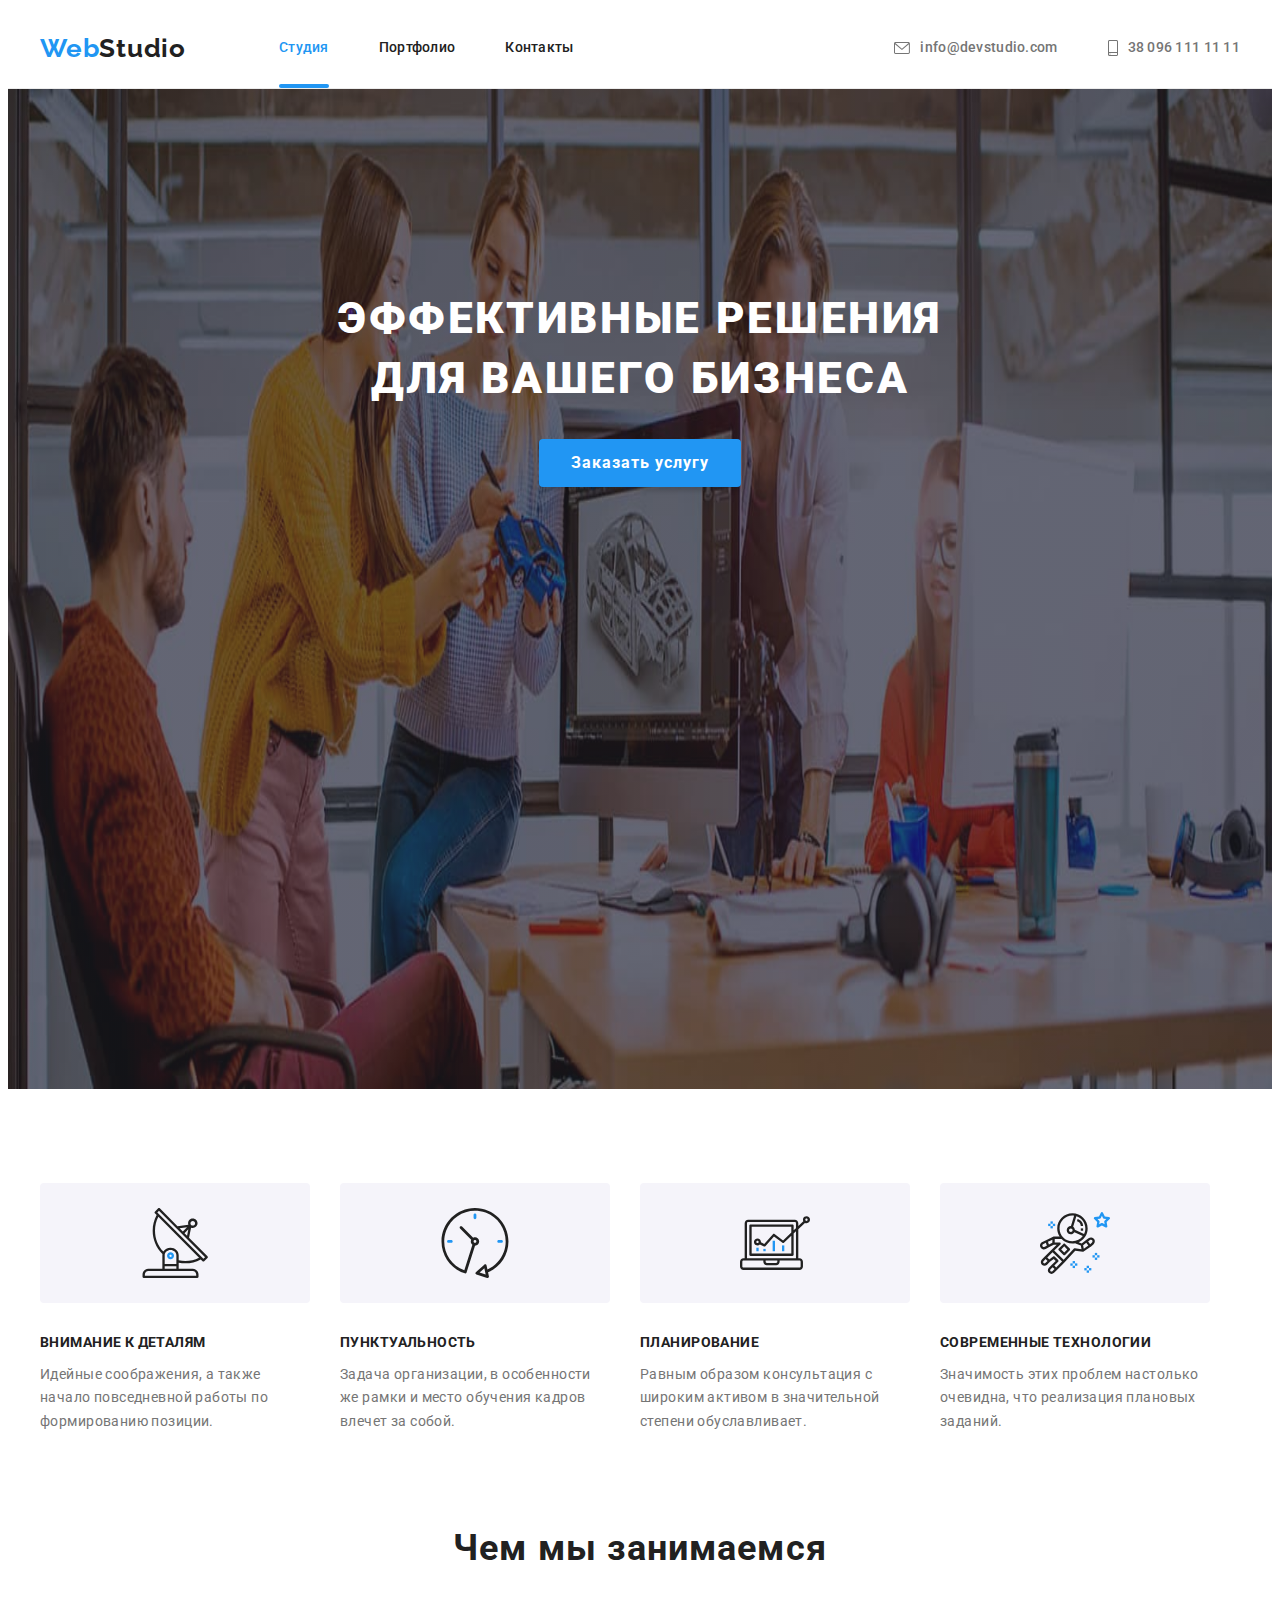
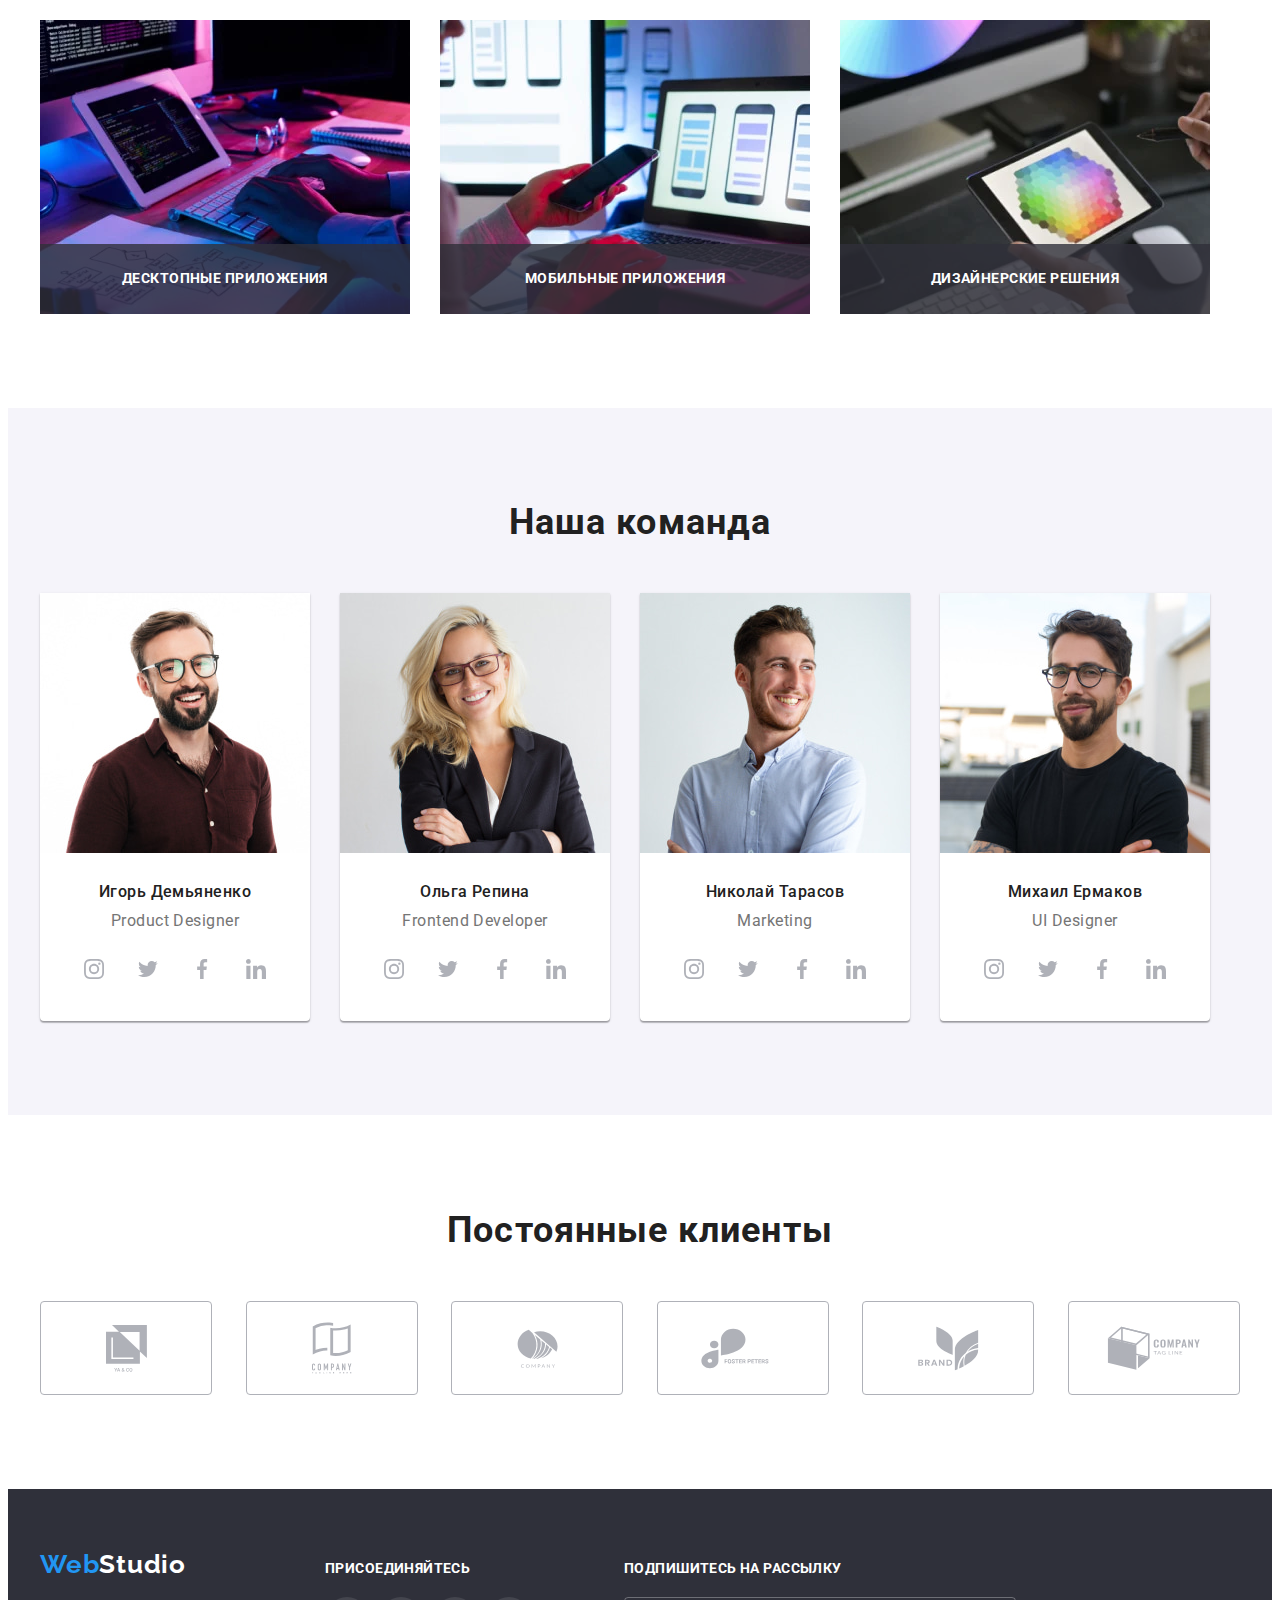
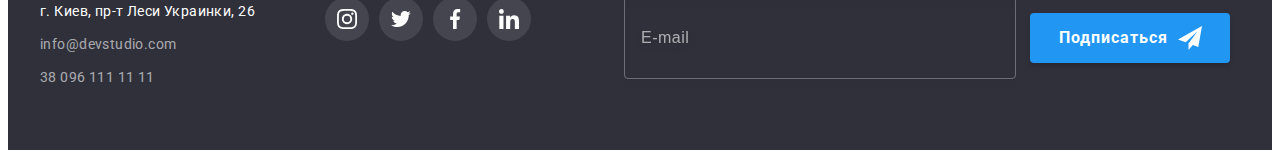
<file: index.html>
<!DOCTYPE html>
<html lang="ru">
  <head>
    <meta charset="UTF-8" />
    <meta http-equiv="X-UA-Compatible" content="IE=edge" />
    <meta name="viewport" content="width=device-width, initial-scale=1.0" />
    <title>Document</title>
    <link rel="preconnect" href="https://fonts.googleapis.com" />
    <link rel="preconnect" href="https://fonts.gstatic.com" crossorigin />
    <link
      href="https://fonts.googleapis.com/css2?family=Neonderthaw&family=Raleway:wght@700&display=swap"
      rel="stylesheet"
    />
    <link rel="preconnect" href="https://fonts.googleapis.com" />
    <link rel="preconnect" href="https://fonts.gstatic.com" crossorigin />
    <link
      href="https://fonts.googleapis.com/css2?family=Roboto:wght@400;500;700;900&display=swap"
      rel="stylesheet"
    /> 
    <link rel="stylesheet" href="https://cdnjs.cloudflare.com/ajax/libs/modern-normalize/1.1.0/modern-normalize.min.css" integrity="sha512-wpPYUAdjBVSE4KJnH1VR1HeZfpl1ub8YT/NKx4PuQ5NmX2tKuGu6U/JRp5y+Y8XG2tV+wKQpNHVUX03MfMFn9Q==" crossorigin="anonymous" referrerpolicy="no-referrer" />
    <link rel="stylesheet" href="./css/main.min.css" />
  </head>
  <body>

   <!-- <div class="zakaz " data-modal>
     <button class="close" type="button" data-modal-close ><span class="push">x</span></button>
   </div> -->

    <!--  Делаю шапку    -->
    <header  class="header">
      
         <div class="header__mob-menu" id="header__mob-menu" data-menu  >
           <nav>
           <ul class="menu-list">
             <li class="menu-list__mob">
               <a class="menu-list__link current" href="">
                 Студия
                 </a>
               </li>
             <li class="menu-list__mob">
               <a class="menu-list__link" href="./portfolio.html">
                 Портфолио
               </a>
               </li>
             <li class="menu-list__mob">
               <a class="menu-list__link" href="">
                 Контакты
                </a>
               </li>
           </ul>
           </nav> 
           <address>
             <ul class="adress-menu">
               <li class="adress-menu__list"><a class="adress-menu__link link--tel" href="tel:+380961111111">
                38 096 111 11 11
               </a>
              </li>
               <li class="adress-menu__list"><a class="adress-menu__link" href="mailto:info@devstudio.com">
                 info@devstudio.com
               </a>
              </li>
             </ul>
              </address>
              <ul class="sub-menu">
                <li class="sub-menu__list">
                  <a href="" class="sub-menu__link">
                    Instagram
                  </a></li>
                <li class="sub-menu__list">
                  <a href="" class="sub-menu__link">
                   Twitter
                  </a></li>
                <li class="sub-menu__list">
                  <a href="" class="sub-menu__link">
                    Facebook
                  </a></li>
                <li class="sub-menu__list">
                  <a href="" class="sub-menu__link">
                   LinkendIn
                  </a></li>
              </ul>
         </div>      
      
      <div class="container-h header__nav-main">
      <a class="header__logo" href=""><span>Web</span>Studio</a>
      <button class="header__button" data-menu-button
      aria-expanded="false"
      aria-controls="header__mob-menu">
        <svg width="40" height="40">
          <use class="header__icomenu " href="./images/sprite.svg#icon-menu-h" >            
          </use>
          <use class="header__ico-cross " href="./images/sprite.svg#icon-close-h" >            
          </use>
        </svg>        
      </button>
     
      <nav>
        <ul class="header__pf-list">
          <li class="header__list"><a class="header__link header--current" href="">Студия</a></li>
          <li class="header__list">
            <a class="header__link" href="./portfolio.html">Портфолио</a>
          </li>
          <li class="header__list"><a class="header__link" href="">Контакты</a></li>
        </ul>
      </nav>
     <div class="header__nav-flex">
      <a class="header__kontakt" href="mailto:info@devstudio.com"><svg class="header__kontakt-icon" width="16" height="12">
        <use href="./images/sprite.svg#icon-envelope"></use>        
      </svg>info@devstudio.com</a>
      <a class="header__kontakt" href="tel:+380961111111"><svg class="header__kontakt-icon" width="10" height="16">
        <use href="./images/sprite.svg#icon-smartphone"></use>        
      </svg>38 096 111 11 11</a>
      </div>
      </div>
    </header>
    <!-- Создаю блок для будуещего фона   -->
    <main>
        
        <section class="hero">
          <!--  Разметка героя-->
          <div class="container">
          <h1 class="hero__title">
            Эффективные решения<br />
            для вашего бизнеса
          </h1>
          <button class="button-hero" type="button" data-modal-open>Заказать услугу</button>
          </div>
        </section>
         
      <!-- создаю секцию об особенностях компании-->
      
      <section class="featurs">
       <div class="container">
        <ul class="featurs__list">
          <li class="featurs__item">
            <div class="featurs__thumb"><svg width="70" height="70"><use href="./images/sprite.svg#icon-Group"></use></svg></div>
            <h3 class="featurs__title">Внимание к деталям</h2>
            <p class="featurs__disc">
              Идейные соображения, а также начало повседневной работы по
              формированию позиции.
            </p>
          </li>
          <li class="featurs__item">  
            <div class="featurs__thumb"><svg width="70" height="70"><use href="./images/sprite.svg#icon-clock"></use></svg></div>       
                <h3 class="featurs__title">Пунктуальность</h2>
            <p class="featurs__disc">
              Задача организации, в особенности же рамки и место обучения кадров
              влечет за собой.
            </p>
          </li>
          <li class="featurs__item">  
            <div class="featurs__thumb"><svg width="70" height="70"><use href="./images/sprite.svg#icon-diagram"></use></svg></div>     
                  <h3 class="featurs__title">Планирование</h2>
            <p class="featurs__disc">
              Равным образом консультация с широким активом в значительной
              степени обуславливает.
            </p>
          </li>
          <li class="featurs__item">  
            <div class="featurs__thumb"><svg width="70" height="70"><use href="./images/sprite.svg#icon-astronaut"></use></svg></div>        
               <h3 class="featurs__title">Современные технологии</h2>
            <p class="featurs__disc">
              Значимость этих проблем настолько очевидна, что реализация
              плановых заданий.
            </p>
          </li>
        </ul>
        </div>
      </section>
      <!--Создаю секцию чем мы занимаемся -->
      <section class="makes">
      <div class="container">
        <h2 class="makes__title title-section">Чем мы занимаемся</h2>
        <ul class="makes__list-img">
          <li class="makes__item-img">
            <div class="makes__desc-doit">
              <picture>
                <source srcset="./images/imgon1x.webp 1x, ./images/imgone2x.webp 2x" type="image/webp" />
                <source srcset="./images/imgone1x.jpg 1x, ./images/imgone2x.jpg 2x" type="image/jpeg" />
            <img
              src="./images/not1.jpg"
              alt="Человек работает за компютером"
              width="370"
              height="294"
            /> </picture>
             <span class="makes__doit-info">Десктопные приложения</span>
             </div>
          </li>
          <li class="makes__item-img">
           <div class="makes__desc-doit">
             <picture>
                <source srcset="./images/imgtwo1x.webp 1x, ./images/imgtwo2x.webp 2x" type="image/webp" />
                <source srcset="./images/imgtwo1x.jpg 1x, ./images/imgtwo2x.jpg 2x" type="image/jpeg" />
              <img
              src="./images/not2.jpg"
              alt="Держит смартфон в руке"
              width="370"
              height="294"
            /></picture>
             <span class="makes__doit-info">Мобильные приложения</span>
             </div>
          </li>
          <li class="makes__item-img">
           <div class="makes__desc-doit">
             <picture>
                <source srcset="./images/imgthree1x.webp 1x, ./images/imgthree2x.webp 2x" type="image/webp" />
                <source srcset="./images/imgthree1x.jpg 1x, ./images/imgthree2x.jpg 2x" type="image/jpeg" />
            <img
              src="./images/not3.jpg"
              alt="Человек смотрит планшет"
              width="370"
              height="294"
            /> </picture>
            <span class="makes__doit-info">Дизайнерские решения</span>
             </div>
          </li>
        </ul>
        </div>  
      </section>
      <!-- Начинаю делать секцию "Наша команда"-->
      <section class="our-team">
        <div class="container">
        <h2 class="our-team__title title-section">Наша команда</h2>
        <ul class="our-team__list-img">
          <li class="our-team__li">
            <picture>
              <source media="(max-width: 767px)" srcset="./images/product-mob.jpg 1x, ./images/product2x.jpg 2x" >
              <source media="(min-width: 768px)and (max-width: 1199px)" srcset="./images/imgp1x.jpg 1x, ./images/imgp2x.jpg 2x">
              <source media="(min-width: 1200px)" srcset="./images/imgdp1x.jpg 1x, ./images/imgdp2x.jpg 2x" >
            <img
              
              
              src="./images/product.jpg"
              alt="Продукт дизайнер"
              width="" height=""
            /> </picture>
            <div class="our-team__disc">
            <h3 class="our-team__title-team">Игорь Демьяненко</h3>
            <p class="our-team__disc-team">Product Designer</p>
             <ul class="our-team__list-icon">
               <li class="our-team__link"><a class="our-team__link-icon" href=""><svg class="link-svg-team" width="20" height="20"><use href="./images/sprite.svg#icon-instagram-section"></use></svg></a></li>
       <li class="our-team__link"><a class="our-team__link-icon" href=""><svg class="link-svg-team" width="20" height="20"><use href="./images/sprite.svg#icon-group-section"></use></svg></a></li>
       <li class="our-team__link"><a class="our-team__link-icon" href=""><svg class="link-svg-team" width="20" height="20"><use href="./images/sprite.svg#icon-facebook-section"></use></svg></a></li>
       <li class="our-team__link"><a class="our-team__link-icon" href=""><svg class="link-svg-team" width="20" height="20"><use href="./images/sprite.svg#icon-linkedin-section"></use></svg></a></li></ul>
          </div>
          </li>
          <li class="our-team__li">
            <picture>
              <source media="(max-width: 767px)" srcset="./images/front1x.jpg 1x, ./images/front2x.jpg 2x" >
              <source media="(min-width: 768px)and (max-width: 1199px)" srcset="./images/imgf1x.jpg 1x, ./images/imgf2x.jpg 2x">
              <source media="(min-width: 1200px)" srcset="./images/imgdf1x.jpg 1x, ./images/imgdf2x.jpg 2x" >
            <img
              srcset="./images/front1x.jpg 1x, ./images/front2x.jpg 2x"
              src="./images/front.jpg"
              alt="Фронтенд разработчик"
              width="" height=""
            /></picture>
            <div class="our-team__disc">
            <h3 class="our-team__title-team">Ольга Репина</h3>
            <p class="our-team__disc-team">Frontend Developer</p>
            <ul class="our-team__list-icon">
               <li class="our-team__link"><a class="our-team__link-icon" href=""><svg class="link-svg-team" width="20" height="20"><use href="./images/sprite.svg#icon-instagram-section"></use></svg></a></li>
       <li class="our-team__link"><a class="our-team__link-icon" href=""><svg class="link-svg-team" width="20" height="20"><use href="./images/sprite.svg#icon-group-section"></use></svg></a></li>
       <li class="our-team__link"><a class="our-team__link-icon" href=""><svg class="link-svg-team" width="20" height="20"><use href="./images/sprite.svg#icon-facebook-section"></use></svg></a></li>
       <li class="our-team__link"><a class="our-team__link-icon" href=""><svg class="link-svg-team" width="20" height="20"><use href="./images/sprite.svg#icon-linkedin-section"></use></svg></a></li></ul>
          </div>
          </li>
          <li class="our-team__li">
            <picture>
              <source media="(max-width: 767px)" srcset="./images/marketing1x.jpg 1x, ./images/marketing2x.jpg 2x" >
              <source media="(min-width: 768px)and (max-width: 1199px)" srcset="./images/imgm1x.jpg 1x, ./images/imgm2x.jpg 2x">
              <source media="(min-width: 1200px)" srcset="./images/imgdm1x.jpg 1x, ./images/imgdm2x.jpg 2x" >
            <img 
            
            src="./images/marketing.jpg" 
            alt="Маркетолог" 
            width="" height="" /> </picture>
            <div class="our-team__disc"><h3 class="our-team__title-team">Николай Тарасов</h3>
            <p class="our-team__disc-team">Marketing</p>
          <ul class="our-team__list-icon">
               <li class="our-team__link"><a class="our-team__link-icon" href=""><svg class="link-svg-team" width="20" height="20"><use href="./images/sprite.svg#icon-instagram-section"></use></svg></a></li>
       <li class="our-team__link"><a class="our-team__link-icon" href=""><svg class="link-svg-team" width="20" height="20"><use href="./images/sprite.svg#icon-group-section"></use></svg></a></li>
       <li class="our-team__link"><a class="our-team__link-icon" href=""><svg class="link-svg-team" width="20" height="20"><use href="./images/sprite.svg#icon-facebook-section"></use></svg></a></li>
       <li class="our-team__link"><a class="our-team__link-icon" href=""><svg class="link-svg-team" width="20" height="20"><use href="./images/sprite.svg#icon-linkedin-section"></use></svg></a></li></ul>
          </div>
          </li>
          <li class="our-team__li">
            <picture>
              <source media="(max-width: 767px)" srcset="./images/ui1x.jpg 1x, ./images/ui2x.jpg 2x" >
              <source media="(min-width: 768px)and (max-width: 1199px)" srcset="./images/imgu1x.jpg 1x, ./images/imgu2x.jpg 2x">
              <source media="(min-width: 1200px)" srcset="./images/imgdu1x.jpg 1x, ./images/imgdu2x.jpg 2x" >
            <img 
            
            src="./images/ui.jpg" 
            alt="Дизайнер" 
            width="" height="" />
            <div class="our-team__disc"><h3 class="our-team__title-team">Михаил Ермаков</h3>
            <p class="our-team__disc-team">UI Designer</p>
           <ul class="our-team__list-icon">
               <li class="our-team__link"><a class="our-team__link-icon" href=""><svg class="link-svg-team" width="20" height="20"><use href="./images/sprite.svg#icon-instagram-section"></use></svg></a></li>
       <li class="our-team__link"><a class="our-team__link-icon" href=""><svg class="link-svg-team" width="20" height="20"><use href="./images/sprite.svg#icon-group-section"></use></svg></a></li>
       <li class="our-team__link"><a class="our-team__link-icon" href=""><svg class="link-svg-team" width="20" height="20"><use href="./images/sprite.svg#icon-facebook-section"></use></svg></a></li>
       <li class="our-team__link"><a class="our-team__link-icon" href=""><svg class="link-svg-team" width="20" height="20"><use href="./images/sprite.svg#icon-linkedin-section"></use></svg></a></li></ul>
          </div>
          </li>
        </ul>
        
        </div>
      </section>
      <section class="client-often">
         <div class="container"> <h3 class="client-often__title">Постоянные клиенты</h3>
          <ul class="client-often__list">
            <li class="client-often__icon"><a href=""><svg class="client-svg" width="41px" height=" 47px" >
        <use class="one" href="./images/sprite.svg#icon-group-one"></use></svg></a></li>
            <li class="client-often__icon"><a href=""><svg class="client-svg" width="40" height="52">
        <use href="./images/sprite.svg#icon-group-two"></use></svg></a></li>
            <li class="client-often__icon">
                               <a href=""><svg class="client-svg" width="41" height="43">
        <use href="./images/sprite.svg#icon-group-three"></use></svg></a></li>
            <li class="client-often__icon"><a href=""><svg class="client-svg" width="84" height="41">
        <use href="./images/sprite.svg#icon-group-four"></use></svg></a></li>
            <li class="client-often__icon"><a href=""><svg class="client-svg" width="63" height="45">
        <use href="./images/sprite.svg#icon-group-five"></use></svg></a></li>
            <li class="client-often__icon"><a href=""><svg class="client-svg" width="94" height="44">
        <use href="./images/sprite.svg#icon-group-six"></use></svg></a></li>
          </ul>
          </div>
        </section>
    </main>
    
    <!-- Начинаю делать подвал-->
    <footer class="footer">
      <div class="container">
        <div class="footer__right-flex">
        <div class="footer__otstup">
          <a class="footer__logo" href=""><span>Web</span>Studio</a>
       <address class="footer__address">г. Киев, пр-т Леси Украинки, 26</address>
      <address class="footer__address-kontakt">
        <a class="footer__info" href="mailto:info@devstudio.com">info@devstudio.com</a><br />
        <a class="footer__info" href="tel:+380961111111">38 096 111 11 11</a>
      </address>
      </div>
      <div class="footer__flex">
       <p class="footer__push-net">Присоединяйтесь</p>
       <ul class="footer__list">
         <li class="footer__link"><a class="footer__link-icon" href=""><svg class="footer__link-svg" width="20" height="20"><use href="./images/sprite.svg#icon-instagram-footer"></use></svg></a></li>
       <li class="footer__link"><a class="footer__link-icon" href=""><svg class="footer__link-svg" width="20" height="20"><use href="./images/sprite.svg#icon-group-footer"></use></svg></a></li>
       <li class="footer__link"><a class="footer__link-icon" href=""><svg class="footer__link-svg" width="20" height="20"><use href="./images/sprite.svg#icon-facebook-footer"></use></svg></a></li>
       <li class="footer__link"><a class="footer__link-icon" href=""><svg class="footer__link-svg" width="20" height="20"><use href="./images/sprite.svg#icon-linkedin-footer"></use></svg></a></li></ul>
      </div>
       <!-- начинаю делать форму на подписку -->
        <form class="footer__subscribe" action="" >
          <label class="footer__sign-up" for="email" name="user email">Подпишитесь на рассылку</label>
         <div> <input class="footer__put-sign" id="email" type="email" placeholder="E-mail">
          <button class="footer__sign-up-button" type="submit">Подписаться<svg class="footer__send-svg" width="24" height="24">
            <use href="./images/sprite.svg#icon-send"></use></svg></button></div>
        </form>

      </div>
        </div>
        <!-- начинаю делать форму на подписку -->
       </footer>
     
    <div class="backdrop is-hidden" data-modal>
      
      <div class="backdrop__zakaz" >
     <button class="backdrop__close" type="button" data-modal-close ><svg width="11" height="11"><use href="./images/sprite.svg#icon-Vector"></use></svg></button>
     <form action="" class="backdrop__order-form">
     <p class="backdrop__title-modal">Оставьте свои данные, мы вам перезвоним</p>
     <ul class="backdrop__list-form">
     <li class="backdrop__list-input"><label class="backdrop__label-order" for="order-name" name="user-name">Имя</label>
    <div class="backdrop__inside-svg"> <input class="backdrop__input-order" type="text" id="order-name" value=""><svg width="12" height="12"><use href="./images/sprite.svg#icon-man"></use></svg></div></li>
    <li class="backdrop__list-input"> <label class="backdrop__label-order" for="tel-order" name="user-tel">Телефон</label>
    <div class="backdrop__inside-svg"> <input class="backdrop__input-order"  type="tel" id="tel-order"><svg width="13" height="13"><use href="./images/sprite.svg#icon-tel"></use></svg></div></li>
    <li class="backdrop__list-input"> <label class="backdrop__label-order" for="mail-order" name="user-mail">Почта</label>
    <div class="backdrop__inside-svg"> <input class="backdrop__input-order" type="email" id="mail-order"><svg width="15" height="12"><use href="./images/sprite.svg#icon-mail"></use></svg></div></li>
     <li class="backdrop__list-input"><label class="backdrop__label-order" for="coment-order" name="user-comment">Комментарий</label>
     <textarea class="backdrop__input-order" type="text" id="coment-order"  placeholder="Введите текст"></textarea></li>
     </ul>
     <div class="backdrop__submit-order"> <label class="backdrop__accept"><input type="checkbox"><span class="backdrop__icon-yes"><svg width="11" height="8"><use href="./images/sprite.svg#icon-add"></use></svg></span>Соглашаюсь с рассылкой и принимаю <a href="">Условия договора<span></span></a></label>
     <button class="backdrop__order-button" type="submit">Отправить</button></div>
    </form>
   </div> </div> 
     <!-- <button class="close" type="button" data-modal-close ><span class="push">x</span></button> -->

   <script src="./js/modal.js"></script>
   <script src="./js/mobil-menu.js"></script>
  </body>
</html3>
</file>
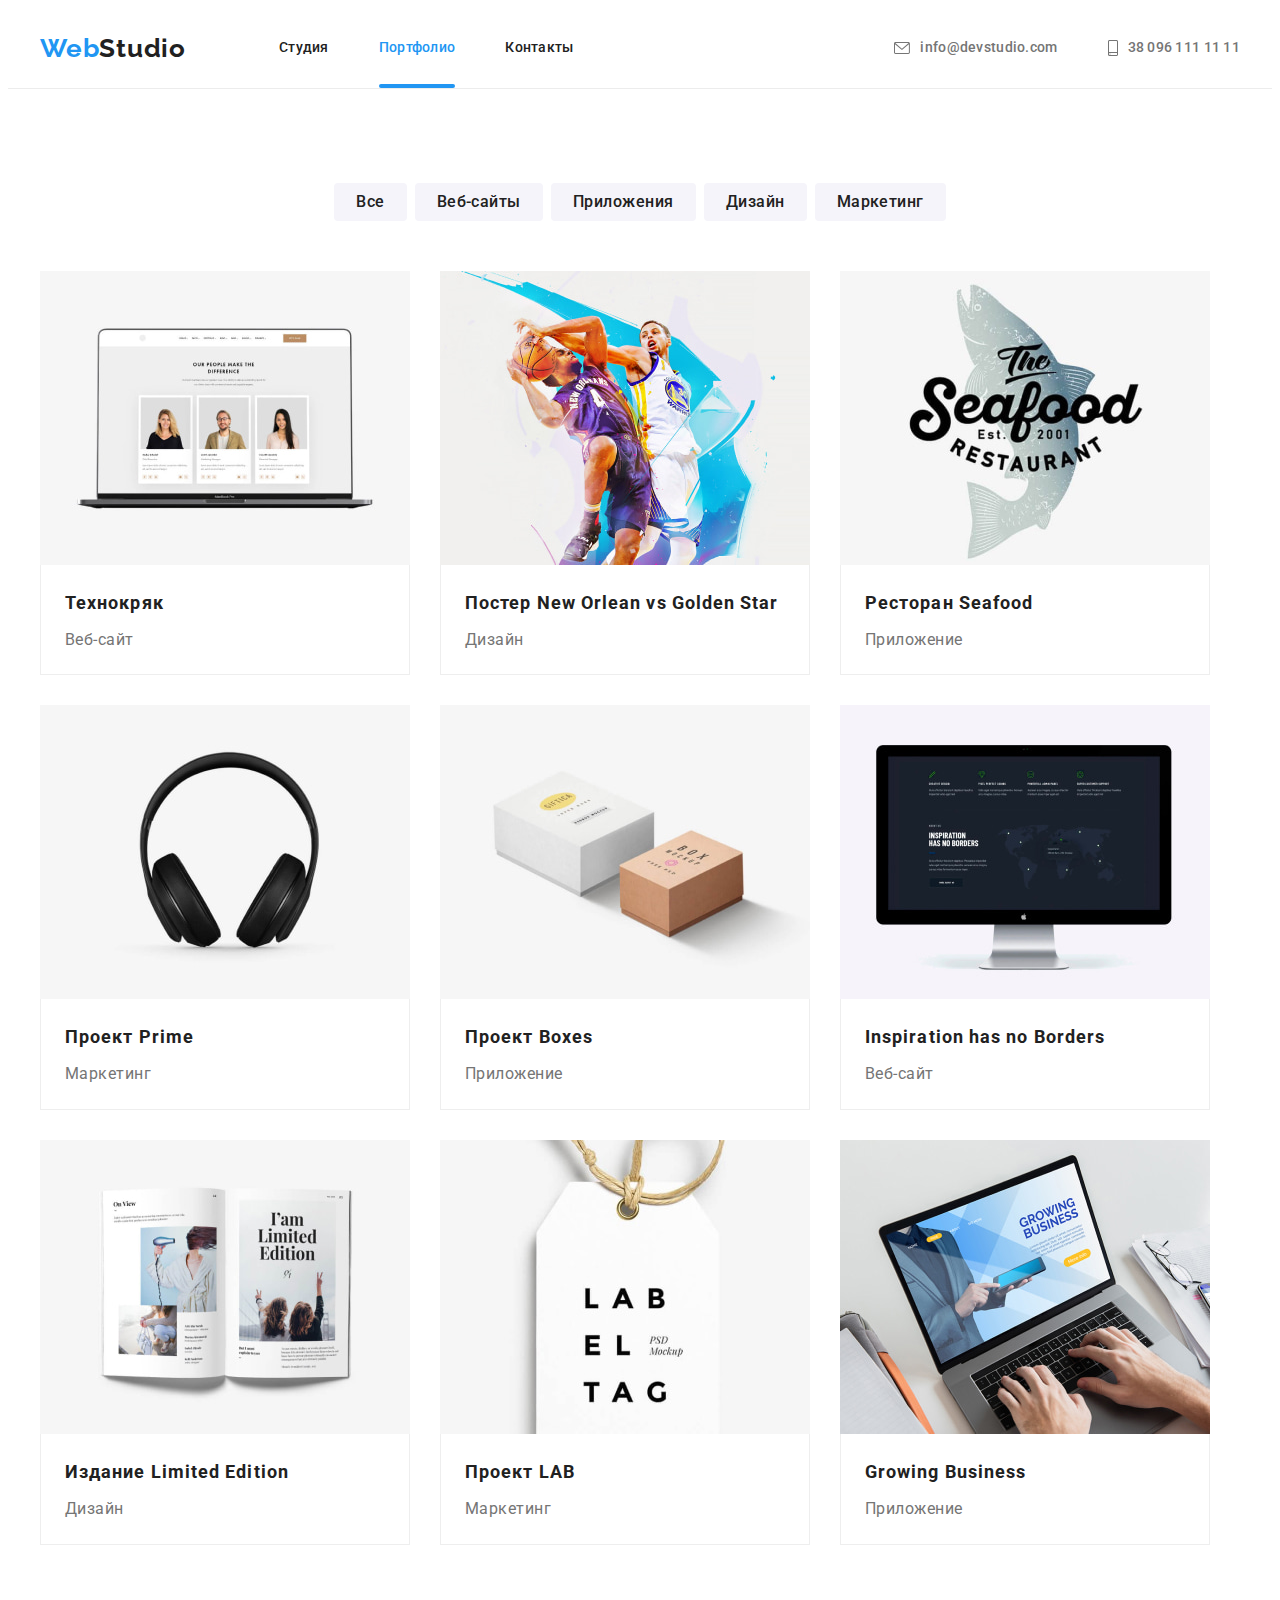
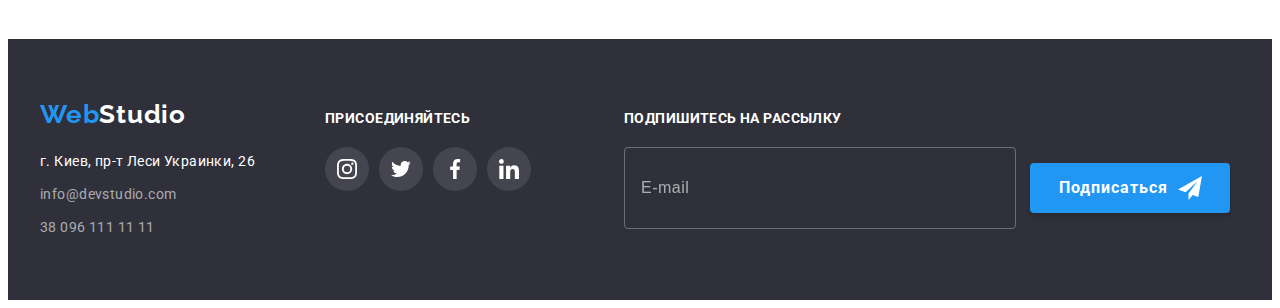
<file: portfolio.html>
<!DOCTYPE html>
<html lang="en">
  <head>
    <meta charset="UTF-8" />
    <meta http-equiv="X-UA-Compatible" content="IE=edge" />
    <meta name="viewport" content="width=device-width, initial-scale=1.0" />
    <title>Document</title>
    
    <link rel="preconnect" href="https://fonts.googleapis.com" />
    <link rel="preconnect" href="https://fonts.gstatic.com" crossorigin />
    <link
      href="https://fonts.googleapis.com/css2?family=Neonderthaw&family=Raleway:wght@700&display=swap"
      rel="stylesheet"
    />
    <link rel="preconnect" href="https://fonts.googleapis.com" />
    <link rel="preconnect" href="https://fonts.gstatic.com" crossorigin />
    <link
      href="https://fonts.googleapis.com/css2?family=Roboto:wght@400;500;700;900&display=swap"
      rel="stylesheet"
    /> <link rel="stylesheet" href="https://cdnjs.cloudflare.com/ajax/libs/modern-normalize/1.1.0/modern-normalize.min.css" integrity="sha512-wpPYUAdjBVSE4KJnH1VR1HeZfpl1ub8YT/NKx4PuQ5NmX2tKuGu6U/JRp5y+Y8XG2tV+wKQpNHVUX03MfMFn9Q==" crossorigin="anonymous" referrerpolicy="no-referrer" />
    <link rel="stylesheet" href="./css/portfolio.min.css" />
  </head>
  
  <body>
    <!--  Делаю шапку    -->
    <header class="header">
       <div class="header__mob-menu" id="header__mob-menu" data-menu  >
           <nav>
           <ul class="menu-list">
             <li class="menu-list__mob">
               <a class="menu-list__link " href="./index.html">
                 Студия
                 </a>
               </li>
             <li class="menu-list__mob">
               <a class="menu-list__link current" href="">
                 Портфолио
               </a>
               </li>
             <li class="menu-list__mob">
               <a class="menu-list__link" href="">
                 Контакты
                </a>
               </li>
           </ul>
           </nav> 
           <address>
             <ul class="adress-menu">
               <li class="adress-menu__list"><a class="adress-menu__link link--tel" href="tel:+380961111111">
                38 096 111 11 11
               </a>
              </li>
               <li class="adress-menu__list"><a class="adress-menu__link" href="mailto:info@devstudio.com">
                 info@devstudio.com
               </a>
              </li>
             </ul>
              </address>
              <ul class="sub-menu">
                <li class="sub-menu__list">
                  <a href="" class="sub-menu__link">
                    Instagram
                  </a></li>
                <li class="sub-menu__list">
                  <a href="" class="sub-menu__link">
                   Twitter
                  </a></li>
                <li class="sub-menu__list">
                  <a href="" class="sub-menu__link">
                    Facebook
                  </a></li>
                <li class="sub-menu__list">
                  <a href="" class="sub-menu__link">
                   LinkendIn
                  </a></li>
              </ul>
         </div>      
      <div class="container-h header__nav-main">
      <a class="header__logo" href=""><span>Web</span>Studio</a>
      <button class="header__button" data-menu-button
      aria-expanded="false"
      aria-controls="header__mob-menu">
        <svg width="40" height="40">
          <use class="header__icomenu " href="./images/sprite.svg#icon-menu-h" >            
          </use>
          <use class="header__ico-cross " href="./images/sprite.svg#icon-close-h" >            
          </use>
        </svg>        
      </button>
      <nav>
        <ul class="header__pf-list">
          <li class="header__list"><a class="header__link" href="./index.html">Студия</a></li>
          <li class="header__list">
            <a class="header__link  header--current" href="">Портфолио</a>
          </li>
          <li class="header__list"><a class="header__link" href="">Контакты</a></li>
        </ul>
      </nav>
     <div class="header__nav-flex">
      <a class="header__kontakt" href="mailto:info@devstudio.com"><svg class="header__kontakt-icon" width="16" height="12">
        <use href="./images/sprite.svg#icon-envelope"></use>        
      </svg>info@devstudio.com</a>
      <a class="header__kontakt" href="tel:+380961111111"><svg class="header__kontakt-icon" width="10" height="16">
        <use href="./images/sprite.svg#icon-smartphone"></use>        
      </svg>38 096 111 11 11</a>
      </div>
      </div>
    </header>
    <main>
      <!-- создаю список кнопок для блока фильтер -->
      <section class="portfolio">
        <div class="container">
         <div class="portfolio__frame">  
          <ul class="portfolio__filter">
        <li class="portfolio__list-button"><button class="portfolio__button" type="button">Все</button></li>
        <li class="portfolio__list-button"><button class="portfolio__button" type="button">Веб-сайты</button></li>
        <li class="portfolio__list-button"><button class="portfolio__button" type="button">Приложения</button></li>
        <li class="portfolio__list-button"><button class="portfolio__button" type="button">Дизайн</button></li>
        <li class="portfolio__list-button"><button class="portfolio__button" type="button">Маркетинг</button></li>
      </ul>
      </div>  
      <!-- создаю секцию портфолио -->
      <!-- <h1>Портфолио</h1> Логический заголовок -->
     <ul class="portfolio__list-project">
         <li class="portfolio__item"> 
             <a class=" portfolio__link-projekt" href="">
              <div class="portfolio__move-up"> 
                <picture>
                <source media="(max-width: 767px)" srcset="./images/imgmobcr1x.jpg 1x, ./images/imgmobcr2x.jpg 2x" >
              <source media="(min-width: 768px)and (max-width: 1199px)" srcset="./images/imgtcr1x.jpg 1x, ./images/imgtcr2x.jpg 2x">
              <source media="(min-width: 1200px)" srcset="./images/imgdcr1x.jpg 1x, ./images/imgdcr2x.jpg 2x" > 
            <img
              srcset="./images/crack1x.jpg 1x, ./images/crack2x.jpg 2x"
              src="./images/tehcrack.jpg"
              alt="Технокряк"
              width=""
              height=""
            /></picture>
            <p class="portfolio__desc-card">Ресурс предлагает комплексные предложения с разным уровнем функционала и сервисов. Все это позволит посетителю получить исчерпывающие сведения о компании или частном лице.</p></div>
            <div class="portfolio__desc-item"> 
            <h2 class="portfolio__title">Технокряк</h1>
            <p class="portfolio__desc">Веб-сайт</p></div></a>
            
          </li>
          
          <li class="portfolio__item"> <a class="portfolio__link-projekt" href="">
            <div class="portfolio__move-up">
              <picture>
              <source media="(max-width: 767px)" srcset="./images/imgmobnba1x.jpg 1x, ./images/imgmobnba2x.jpg 2x" >
              <source media="(min-width: 768px)and (max-width: 1199px)" srcset="./images/imgtnba1x.jpg 1x, ./images/imgtnba2x.jpg 2x">
              <source media="(min-width: 1200px)" srcset="./images/imgdnba1x.jpg 1x, ./images/imgdnba2x.jpg 2x" >
            <img
            srcset="./images/nba1x.jpg 1x, ./images/nba2x.jpg 2x"
              src="./images/new-orlean.jpg"
              alt="Постер"
              width=""
              height="294"
            /> </picture>
             <p class="portfolio__desc-card">Ресурс предлагает комплексные предложения с разным уровнем функционала и сервисов. Все это позволит посетителю получить исчерпывающие сведения о компании или частном лице.</p></div>
            <div class="portfolio__desc-item">
            <h2 class="portfolio__title">Постер New Orlean vs Golden Star</h1>
            <p class="portfolio__desc">Дизайн</p></div></a>
          </li>
          <li class="portfolio__item"> <a class="portfolio__link-projekt" href="">
           <div class="portfolio__move-up">
             <picture>
              <source media="(max-width: 767px)" srcset="./images/imgmobsea1x.jpg 1x, ./images/imgmobsea2x.jpg 2x" >
              <source media="(min-width: 768px)and (max-width: 1199px)" srcset="./images/imgtsea1x.jpg 1x, ./images/imgtsea2x.jpg 2x">
              <source media="(min-width: 1200px)" srcset="./images/imgdsea1x.jpg 1x, ./images/imgdsea2x.jpg 2x" >
              <img
              srcset="./images/seafood1x.jpg 1x, ./images/seafood2x.jpg 2x"
              src="./images/seafood.jpg"
              alt="Морепродукты"
              width=""
              height=""
            /> </picture>
             <p class="portfolio__desc-card">Ресурс предлагает комплексные предложения с разным уровнем функционала и сервисов. Все это позволит посетителю получить исчерпывающие сведения о компании или частном лице.</p></div>
             <div class="portfolio__desc-item">
            <h2 class="portfolio__title">Ресторан Seafood</h1>
            <p class="portfolio__desc">Приложение</p></div></a>
          </li>
          <li class="portfolio__item"> <a class="portfolio__link-projekt" href="">
           <div class="portfolio__move-up">
               <picture>
                 <source media="(max-width: 767px)" srcset="./images/imgmobpod1x.jpg 1x, ./images/imgmobpod2x.jpg 2x" >
              <source media="(min-width: 768px)and (max-width: 1199px)" srcset="./images/imgtpod1x.jpg 1x, ./images/imgtpod2x.jpg 2x">
              <source media="(min-width: 1200px)" srcset="./images/imgdpod1x.jpg 1x, ./images/imgdpod2x.jpg 2x" >
              <img
              srcset="./images/pod1x.jpg 1x, ./images/pod2x.jpg 2x"
              src="./images/prime.jpg"
              alt="Наушники"
              width=""
              height=""
            /> </picture>
             <p class="portfolio__desc-card">Ресурс предлагает комплексные предложения с разным уровнем функционала и сервисов. Все это позволит посетителю получить исчерпывающие сведения о компании или частном лице.</p></div>
             <div class="portfolio__desc-item">
            <h2 class="portfolio__title">Проект Prime</h1>
            <p class="portfolio__desc">Маркетинг</p></div></a>
          </li>
          
          <li class="portfolio__item"> <a class="portfolio__link-projekt" href="">
            <div class="portfolio__move-up">
              <picture>
                <source media="(max-width: 767px)" srcset="./images/imgmobbox1x.jpg 1x, ./images/imgmobbox2x.jpg 2x" >
              <source media="(min-width: 768px)and (max-width: 1199px)" srcset="./images/imgtbox1x.jpg 1x, ./images/imgtbox2x.jpg 2x">
              <source media="(min-width: 1200px)" srcset="./images/imgdbox1x.jpg 1x, ./images/imgdbox2x.jpg 2x" >
              <img
              srcset="./images/box1x.jpg 1x, ./images/box2x.jpg 2x"
              src="./images/boxes.jpg"
              alt="Посылка"
              width=""
              height=""
            />  </picture>
            <p class="portfolio__desc-card">Ресурс предлагает комплексные предложения с разным уровнем функционала и сервисов. Все это позволит посетителю получить исчерпывающие сведения о компании или частном лице.</p></div>
            <div class="portfolio__desc-item">
            <h2 class="portfolio__title">Проект Boxes</h1>
            <p class="portfolio__desc">Приложение</p></div></a>
          </li>
          <li class="portfolio__item"> <a class="portfolio__link-projekt" href="">
            <div class="portfolio__move-up">
              <picture>
                <source media="(max-width: 767px)" srcset="./images/imgmobdesc1x.jpg 1x, ./images/imgmobdesc2x.jpg 2x" >
              <source media="(min-width: 768px)and (max-width: 1199px)" srcset="./images/imgtdesc1x.jpg 1x, ./images/imgtdesc2x.jpg 2x">
              <source media="(min-width: 1200px)" srcset="./images/imgddesc1x.jpg 1x, ./images/imgddesc2x.jpg 2x" >
              <img
              srcset="./images/desctop1x.jpg 1x, ./images/desctop2x.jpg 2x"
              src="./images/borders.jpg"
              alt="Интерпритация границ"
              width=""
              height=""
            /> </picture>
             <p class="portfolio__desc-card">Ресурс предлагает комплексные предложения с разным уровнем функционала и сервисов. Все это позволит посетителю получить исчерпывающие сведения о компании или частном лице.</p></div>
             <div class="portfolio__desc-item">
            <h2 class="portfolio__title">Inspiration has no Borders</h1>
            <p class="portfolio__desc">Веб-сайт</p></div></a>
          </li>
          <li class="portfolio__item"> <a class="portfolio__link-projekt" href="">
            <div class="portfolio__move-up">
              <picture>
                <source media="(max-width: 767px)" srcset="./images/imgmobbook1x.jpg 1x, ./images/imgmobbook2x.jpg 2x" >
              <source media="(min-width: 768px)and (max-width: 1199px)" srcset="./images/imgtbook1x.jpg 1x, ./images/imgtbook2x.jpg 2x">
              <source media="(min-width: 1200px)" srcset="./images/imgdbook1x.jpg 1x, ./images/imgdbook2x.jpg 2x" >
              <img
              srcset="./images/book1x.jpg 1x, ./images/book2x.jpg 2x"
              src="./images/limited-edition.jpg"
              alt="Ограниченное издание"
              width=""
              height=""
            /> </picture> 
            <p class="portfolio__desc-card">Ресурс предлагает комплексные предложения с разным уровнем функционала и сервисов. Все это позволит посетителю получить исчерпывающие сведения о компании или частном лице.</p></div>
            <div class="portfolio__desc-item">
            <h2 class="portfolio__title">Издание Limited Edition</h1>
            <p class="portfolio__desc">Дизайн</p></div></a>
          </li>
          <li class="portfolio__item"> <a class="portfolio__link-projekt" href="">
            <div class="portfolio__move-up">
              <picture>
                <source media="(max-width: 767px)" srcset="./images/imgmoblab1x.jpg 1x, ./images/imgmoblab2x.jpg 2x" >
              <source media="(min-width: 768px)and (max-width: 1199px)" srcset="./images/imgtlab1x.jpg 1x, ./images/imgtlab2x.jpg 2x">
              <source media="(min-width: 1200px)" srcset="./images/imgdlab1x.jpg 1x, ./images/imgdlab2x.jpg 2x" >
              <img 
              srcset="./images/lab1x.jpg 1x, ./images/lab2x.jpg 2x"
              src="./images/lab.jpg"
               alt="Лейбел" 
               width=""
                height="" /> </picture>
             <p class="portfolio__desc-card">Ресурс предлагает комплексные предложения с разным уровнем функционала и сервисов. Все это позволит посетителю получить исчерпывающие сведения о компании или частном лице.</p></div> 
             <div class="portfolio__desc-item"><h2 class="portfolio__title">Проект LAB</h2>
            <p class="portfolio__desc">Маркетинг</p></div></a>
          </li>
          <li class="portfolio__item"> <a class="portfolio__link-projekt" href="">
            <div class="portfolio__move-up">
              <picture>
                <source media="(max-width: 767px)" srcset="./images/imgnot1x.jpg 1x, ./images/imgnot2x.jpg 2x" >
              <source media="(min-width: 768px)and (max-width: 1199px)" srcset="./images/imgtnot1x.jpg 1x, ./images/imgtnot2x.jpg 2x">
              <source media="(min-width: 1200px)" srcset="./images/imgdnot1x.jpg 1x, ./images/imgdnot2x.jpg 2x" >
              <img
              srcset="./images/not1x.jpg 1x, ./images/not2x.jpg 2x"
              src="./images/growing-bussines.jpg"
              alt="Бизнес рост"
              width=""
              height=""
            /> </picture>
            <p class="portfolio__desc-card">Ресурс предлагает комплексные предложения с разным уровнем функционала и сервисов. Все это позволит посетителю получить исчерпывающие сведения о компании или частном лице.</p></div> 
            <div class="portfolio__desc-item">
            <h2 class="portfolio__title">Growing Business</h1>
            <p class="portfolio__desc">Приложение</p></div></a>
          </li>
        </ul>
        </div>
      </section>
    </main>
  

 <!-- Начинаю делать подвал-->
    <footer class="footer">
      <div class="container">
        <div class="footer__right-flex">
        <div class="footer__otstup">
          <a class="footer__logo" href=""><span>Web</span>Studio</a>
       <address class="footer__address">г. Киев, пр-т Леси Украинки, 26</address>
      <address class="footer__address-kontakt">
        <a class="footer__info" href="mailto:info@devstudio.com">info@devstudio.com</a><br />
        <a class="footer__info" href="tel:+380961111111">38 096 111 11 11</a>
      </address>
      </div>
      <div class="footer__flex">
       <p class="footer__push-net">Присоединяйтесь</p>
       <ul class="footer__list">
         <li class="footer__link"><a class="footer__link-icon" href=""><svg class="footer__link-svg" width="20" height="20"><use href="./images/sprite.svg#icon-instagram-footer"></use></svg></a></li>
       <li class="footer__link"><a class="footer__link-icon" href=""><svg class="footer__link-svg" width="20" height="20"><use href="./images/sprite.svg#icon-group-footer"></use></svg></a></li>
       <li class="footer__link"><a class="footer__link-icon" href=""><svg class="footer__link-svg" width="20" height="20"><use href="./images/sprite.svg#icon-facebook-footer"></use></svg></a></li>
       <li class="footer__link"><a class="footer__link-icon" href=""><svg class="footer__link-svg" width="20" height="20"><use href="./images/sprite.svg#icon-linkedin-footer"></use></svg></a></li></ul>
      </div>
       <!-- начинаю делать форму на подписку -->
        <form class="footer__subscribe" action="" >
          <label class="footer__sign-up" for="email" name="user email">Подпишитесь на рассылку</label>
         <div> <input class="footer__put-sign" id="email" type="email" placeholder="E-mail">
          <button class="footer__sign-up-button" type="submit">Подписаться<svg class="footer__send-svg" width="24" height="24">
            <use href="./images/sprite.svg#icon-send"></use></svg></button></div>
        </form>

      </div>
        </div>
        <!-- начинаю делать форму на подписку -->
       </footer>
       <script src="./js/mobil-menu.js"></script>
       </body>
</html>
</file>
<file: css/main.min.css>
:root{--akcent-color: #2196f3;--second-color: #757575;--background: #f5f4fa;--white-color: #ffffff;--gradient: rgba(47, 48, 58, 0.4);--kubik: 250ms cubic-bezier(0.4, 0, 0.2, 1)}.header__nav-main,.header__kontakt{display:-webkit-box;display:-ms-flexbox;display:flex;-webkit-box-align:center;-ms-flex-align:center;align-items:center}.header__pf-list,.header__kontakt{font-weight:500;font-size:14px;line-height:1.14}.hero{margin-right:auto;margin-left:auto}.featurs,.our-team,.client-often{padding-bottom:94px;padding-top:94px}.header__mob-menu ul,.sub-menu,.featurs__list,.our-team__list-icon,.client-often__list,.footer__push-net,.footer__list,.backdrop__list-form{margin:0;list-style:none;padding:0}body{background-color:#ffffff;color:#212121;font-family:Roboto, sans-serif}img{display:block;max-width:100%;height:auto}.header{border-bottom:1px solid #ececec}.container-h{width:100%;padding:0 15px;margin-left:auto;margin-right:auto}@media screen and (min-width: 480px) and (max-width: 767.5px){.container-h{width:480px}}@media screen and (min-width: 768px) and (max-width: 1199.5px){.container-h{width:768px}}@media screen and (min-width: 1200px){.container-h{width:1200px}}.container{padding:0 15px;margin-left:auto;margin-right:auto}@media screen and (max-width: 479px){.container{width:100%;padding:0 15px;margin-left:auto;margin-right:auto}}@media screen and (min-width: 480px) and (max-width: 767.5px){.container{width:480px}}@media screen and (min-width: 768px) and (max-width: 1199.5px){.container{width:768px}}@media screen and (min-width: 1200px){.container{width:1200px}}@media screen and (max-width: 767.5px){.header__nav-main nav{display:none}}.header__logo{font-family:Raleway;font-weight:700;font-size:26px;line-height:1.19;letter-spacing:0.03em;text-decoration:none;color:#212121}.header__logo span{color:var(--akcent-color)}@media screen and (max-width: 767.5px){.header__logo{padding:16px 0}}.header__pf-list{display:-webkit-box;display:-ms-flexbox;display:flex;margin-left:93px;margin-top:0;margin-bottom:0;padding:0;letter-spacing:0.02em;list-style:none}.header__pf-list .header__list:not(:last-child){margin-right:50px}.header__link{display:block;text-decoration:none;list-style:none;color:#212121;padding-top:32px;padding-bottom:32px;-webkit-transition:color 250ms cubic-bezier(0.4, 0, 0.2, 1);transition:color 250ms cubic-bezier(0.4, 0, 0.2, 1)}.header__link.header--current{position:relative;color:var(--akcent-color);text-decoration:none}.header__link.header--current::after{content:"";display:block;position:absolute;width:100%;height:4px;bottom:0;background:var(--akcent-color);border-radius:2px}.header__link:hover,.header__link:focus{color:var(--akcent-color)}.header__kontakt{text-decoration:none;color:var(--second-color);font-family:Roboto;letter-spacing:0.02em;-webkit-transition:color var(--kubik),fill var(--kubik);transition:color var(--kubik),fill var(--kubik)}.header__kontakt-icon{margin-right:10px;fill:currentColor}.header__kontakt:hover,.header__kontakt:focus{color:var(--akcent-color);fill:var(--akcent-color)}.header__kontakt:not(:last-child){margin-right:50px}.header__nav-flex{display:-webkit-box;display:-ms-flexbox;display:flex;margin-left:auto}@media screen and (max-width: 767.5px){.header__nav-flex{display:none}}@media screen and (min-width: 768px) and (max-width: 1199.5px){.header__nav-flex{-webkit-box-orient:vertical;-webkit-box-direction:normal;-ms-flex-direction:column;flex-direction:column}.header__kontakt:first-child{margin-bottom:10px;margin-right:0}}@media screen and (max-width: 767.5px){.header__button{padding:0;border:0;margin-left:auto;background-color:transparent;overflow-y:scroll, hidden}.header__button.is-open{position:fixed;z-index:2;top:10px;right:15px;overflow-y:scroll}svg:hover,svg:focus{fill:var(--akcent-color)}.header__ico-cross{display:none}.is-open .header__ico-cross{display:block}.is-open .header__icomenu{display:none}}@media screen and (min-width: 767.5px){.header__button{display:none}}.header{position:relative}.header__mob-menu{display:none}.header__mob-menu nav{margin-bottom:auto}.header__mob-menu address{margin-bottom:64px}.menu-list__mob:not(:last-child){margin-bottom:32px}.menu-list__link{font-weight:500;font-size:40px;line-height:1.17;letter-spacing:0.02em;color:#212121}.menu-list__link.current{color:var(--akcent-color)}.menu-list__link:hover,.menu-list__link:focus{color:var(--akcent-color)}.header__mob-menu ul a{text-decoration:none}.adress-menu__list:first-child{margin-bottom:32px}.adress-menu__list .adress-menu__link{font-style:normal;text-decoration:none;font-weight:500;font-size:24px;line-height:1.16;letter-spacing:0.02em;color:var(--second-color)}.adress-menu__list .adress-menu__link.link--tel{font-size:34px;line-height:1.17;letter-spacing:0.02em;color:var(--akcent-color)}.adress-menu__list .adress-menu__link:hover,.adress-menu__list .adress-menu__link:focus{color:var(--akcent-color)}.sub-menu{display:-webkit-box;display:-ms-flexbox;display:flex;-ms-flex-wrap:wrap;flex-wrap:wrap}.sub-menu .sub-menu__link{text-decoration:none;font-style:normal;font-weight:500;font-size:18px;line-height:22px;letter-spacing:0.02em;color:#2196f3}.sub-menu .sub-menu__list:not(:last-child)::after{content:"";margin-left:10px;margin-right:10px;border-right:1px solid rgba(33,33,33,0.2)}@media screen and (max-width: 767.5px){.header__mob-menu.is-open{display:-webkit-box;display:-ms-flexbox;display:flex;position:fixed;-webkit-box-pack:justify;-ms-flex-pack:justify;justify-content:space-between;-webkit-box-orient:vertical;-webkit-box-direction:normal;-ms-flex-direction:column;flex-direction:column;top:0;left:0;width:100%;height:100%;background-color:var(--white-color);padding:48px 83px 48px 40px;overflow-y:scroll;z-index:1}}.hero{max-width:1600px;height:600px;padding-top:200px;padding-bottom:200px;background-color:#c4c4c4;background-image:-webkit-gradient(linear, left top, right top, from(rgba(47,48,58,0.4)), to(rgba(47,48,58,0.4))),url(../images/team-dream.jpg);background-image:linear-gradient(to right, rgba(47,48,58,0.4), rgba(47,48,58,0.4)),url(../images/team-dream.jpg);background-size:100% 100%;background-repeat:no-repeat;text-align:center}@media screen and (min-width: 1200px) and (min-device-pixel-ratio: 2), screen and (min-width: 1200px) and (-webkit-min-device-pixel-ratio: 2), screen and (min-width: 1200px) and (min-resolution: 192dpi), screen and (min-width: 1200px) and (min-resolution: 2dppx){.hero{background-image:-webkit-gradient(linear, left top, right top, from(rgba(47,48,58,0.4)), to(rgba(47,48,58,0.4))),url(../images/Imgdesc2x.jpg);background-image:linear-gradient(to right, rgba(47,48,58,0.4), rgba(47,48,58,0.4)),url(../images/Imgdesc2x.jpg)}}.hero__title{font-weight:900;font-size:44px;line-height:1.36;text-align:center;letter-spacing:0.06em;text-transform:uppercase;color:var(--white-color);margin:0 auto;margin-bottom:30px}.button-hero{color:var(--white-color);background-color:var(--akcent-color);font-family:Roboto;font-weight:700;font-size:16px;line-height:1.8;letter-spacing:0.06em;-webkit-box-shadow:0px 4px 4px rgba(0,0,0,0.15);box-shadow:0px 4px 4px rgba(0,0,0,0.15);border-radius:4px;cursor:pointer;padding:10px 32px;-webkit-transition:background-color var(--kubik);transition:background-color var(--kubik);border:0}.button-hero:hover,.button-hero:focus{background-color:#188ce8}@media screen and (max-width: 767.5px){.hero{max-width:480px;height:400px;padding-top:118px;padding-bottom:118px}.hero__title{font-size:26px;line-height:1.61}}@media screen and (max-width: 480px){.hero{background-image:-webkit-gradient(linear, left top, right top, from(rgba(47,48,58,0.4)), to(rgba(47,48,58,0.4))),url(../images/Header-mob1x.jpg);background-image:linear-gradient(to right, rgba(47,48,58,0.4), rgba(47,48,58,0.4)),url(../images/Header-mob1x.jpg);background-size:480px 400px;background-position:center center}}@media screen and (max-width: 480px) and (min-device-pixel-ratio: 2), screen and (max-width: 480px) and (-webkit-min-device-pixel-ratio: 2), screen and (max-width: 480px) and (min-resolution: 192dpi), screen and (max-width: 480px) and (min-resolution: 2dppx){.hero{background-image:-webkit-gradient(linear, left top, right top, from(rgba(47,48,58,0.4)), to(rgba(47,48,58,0.4))),url(../images/Header-mob2x.jpg);background-image:linear-gradient(to right, rgba(47,48,58,0.4), rgba(47,48,58,0.4)),url(../images/Header-mob2x.jpg)}}@media screen and (min-width: 481px) and (max-width: 768.5px){.hero{padding-top:118px;padding-bottom:118px;max-width:768px;height:400px;background-image:-webkit-gradient(linear, left top, right top, from(rgba(47,48,58,0.4)), to(rgba(47,48,58,0.4))),url(../images/Header-tablet1x.jpg);background-image:linear-gradient(to right, rgba(47,48,58,0.4), rgba(47,48,58,0.4)),url(../images/Header-tablet1x.jpg);background-size:100% 400px;background-position:center center}}@media screen and (min-width: 481px) and (max-width: 768.5px) and (min-device-pixel-ratio: 2), screen and (min-width: 481px) and (max-width: 768.5px) and (-webkit-min-device-pixel-ratio: 2), screen and (min-width: 481px) and (max-width: 768.5px) and (min-resolution: 192dpi), screen and (min-width: 481px) and (max-width: 768.5px) and (min-resolution: 2dppx){.hero{background-image:-webkit-gradient(linear, left top, right top, from(rgba(47,48,58,0.4)), to(rgba(47,48,58,0.4))),url(../images/Header-tablet2x.jpg);background-image:linear-gradient(to right, rgba(47,48,58,0.4), rgba(47,48,58,0.4)),url(../images/Header-tablet2x.jpg)}}@media screen and (min-width: 481px) and (max-width: 768.5px){.hero__title{font-size:26px;line-height:1.61}}@media screen and (min-width: 769px) and (max-width: 1199.5px){.hero{padding:118px 0;max-width:1600px;max-height:400px;background-image:-webkit-gradient(linear, left top, right top, from(rgba(47,48,58,0.4)), to(rgba(47,48,58,0.4))),url(../images/Imgdesc1x.jpg);background-image:linear-gradient(to right, rgba(47,48,58,0.4), rgba(47,48,58,0.4)),url(../images/Imgdesc1x.jpg);background-size:100% 400px;background-position:center center}}@media screen and (min-width: 769px) and (max-width: 1199.5px) and (min-device-pixel-ratio: 2), screen and (min-width: 769px) and (max-width: 1199.5px) and (-webkit-min-device-pixel-ratio: 2), screen and (min-width: 769px) and (max-width: 1199.5px) and (min-resolution: 192dpi), screen and (min-width: 769px) and (max-width: 1199.5px) and (min-resolution: 2dppx){.hero{background-image:-webkit-gradient(linear, left top, right top, from(rgba(47,48,58,0.4)), to(rgba(47,48,58,0.4))),url(../images/Imgdesc2x.jpg);background-image:linear-gradient(to right, rgba(47,48,58,0.4), rgba(47,48,58,0.4)),url(../images/Imgdesc2x.jpg)}}@media screen and (min-width: 769px) and (max-width: 1199.5px){.hero__title{font-size:26px;line-height:1.61}}.featurs__thumb{display:-webkit-box;display:-ms-flexbox;display:flex;-webkit-box-align:center;-ms-flex-align:center;align-items:center;-webkit-box-pack:center;-ms-flex-pack:center;justify-content:center;width:270px;height:120px;border-radius:4px;margin-bottom:30px;background-color:#f5f4fa}@media screen and (max-width: 767.5px){.featurs__thumb{max-width:450px;width:100%;height:120px}}@media screen and (min-width: 768px) and (max-width: 1199.5px){.featurs__thumb{max-width:354px;width:100%;height:120px}}.featurs__title{font-weight:700;font-size:14px;line-height:1.4;letter-spacing:0.03em;text-transform:uppercase;margin-top:0;margin-bottom:10px}@media screen and (max-width: 767.5px){.featurs__title{text-align:center}}@media screen and (max-width: 1199.5px){.featurs{padding-top:60px;padding-bottom:60px}}.featurs__disc{font-size:14px;line-height:1.7;letter-spacing:0.03em;color:var(--second-color);margin-top:0;margin-bottom:0}.featurs__list{display:-webkit-box;display:-ms-flexbox;display:flex;-ms-flex-wrap:wrap;flex-wrap:wrap}@media screen and (max-width: 767.5px){.featurs__list{display:block}}.featurs__list .featurs__item{width:270px}@media screen and (max-width: 767.5px){.featurs__list .featurs__item{max-width:450px;width:100%}}.featurs__list .featurs__item:not(:last-child){margin-right:30px}@media screen and (max-width: 767.5px){.featurs__list .featurs__item:not(:last-child){margin-right:0;margin-bottom:30px}}@media screen and (min-width: 768px) and (max-width: 1199.5px){.featurs__list .featurs__item{max-width:354px;width:100%}.featurs__list .featurs__item:nth-child(even){margin-right:0}.featurs__list .featurs__item:nth-child(-n+2){margin-bottom:30px}}.title-section{font-weight:700;font-size:36px;line-height:1.16;text-align:center;letter-spacing:0.03em;margin-top:0;margin-bottom:50px}.makes{padding-bottom:94px}@media screen and (max-width: 1199.5px){.makes{display:none}}.makes__list-img{list-style:none;display:-webkit-box;display:-ms-flexbox;display:flex;margin:0;padding-left:0}.makes__list-img .makes__item-img:not(:last-child){margin-right:30px}.makes__desc-doit{position:relative;width:370px}.makes__desc-doit .makes__doit-info{position:absolute;bottom:0;width:100%;padding-top:27px;padding-bottom:27px;font-weight:700;font-size:14px;line-height:1.14;text-align:center;letter-spacing:0.03em;text-transform:uppercase;color:#ffffff;background-color:rgba(47,48,58,0.8)}.our-team{background:#f5f4fa}@media screen and (max-width: 1199.5px){.our-team{padding-top:60px;padding-bottom:60px}}.our-team .title-section{padding:0}@media screen and (max-width: 1199.5px){.our-team .title-section{margin-bottom:30px;font-size:28px}}.our-team__li{background-color:var(--white-color);width:270px;-webkit-box-shadow:0px 1px 3px rgba(0,0,0,0.12),0px 1px 1px rgba(0,0,0,0.14),0px 2px 1px rgba(0,0,0,0.2);box-shadow:0px 1px 3px rgba(0,0,0,0.12),0px 1px 1px rgba(0,0,0,0.14),0px 2px 1px rgba(0,0,0,0.2);border-radius:0px 0px 4px 4px}@media screen and (max-width: 767.5px){.our-team__li{max-width:450px;width:100%}}@media screen and (min-width: 768px) and (max-width: 1199.5px){.our-team__li{max-width:354px;width:100%}}.our-team__li:not(:last-child){margin-right:30px}@media screen and (max-width: 767.5px){.our-team__li:not(:last-child){margin-right:0;margin-bottom:30px}}@media screen and (min-width: 768px) and (max-width: 1199.5px){.our-team__li:not(:last-child):nth-child(even){margin-right:0}.our-team__li:not(:last-child):nth-child(-n+2){margin-bottom:30px}}.our-team__li .our-team__disc{padding-top:30px;padding-bottom:30px}.our-team__list-img{list-style:none;display:-webkit-box;display:-ms-flexbox;display:flex;margin:0;padding-left:0}@media screen and (max-width: 767.5px){.our-team__list-img{display:block}}@media screen and (min-width: 768px) and (max-width: 1199.5px){.our-team__list-img{-ms-flex-wrap:wrap;flex-wrap:wrap}}.our-team__title-team{font-weight:500;font-size:16px;line-height:1.18;letter-spacing:0.03em;margin:0;margin-bottom:10px;text-align:center}.our-team__disc-team{font-size:16px;line-height:1.18;letter-spacing:0.03em;color:var(--second-color);margin:0;margin-bottom:16px;text-align:center}.our-team__link{display:-webkit-box;display:-ms-flexbox;display:flex;-webkit-box-align:center;-ms-flex-align:center;align-items:center;-webkit-box-pack:center;-ms-flex-pack:center;justify-content:center;list-style:none;cursor:pointer}.our-team__link:not(:last-child){margin-right:10px}.our-team__link-icon{display:-webkit-box;display:-ms-flexbox;display:flex;-webkit-box-align:center;-ms-flex-align:center;align-items:center;-webkit-box-pack:center;-ms-flex-pack:center;justify-content:center;width:44px;height:44px;border-radius:50%;background-color:rgba(255,255,255,0.1);fill:#afb1b8;-webkit-transition:background-color var(--kubik),fill var(--kubik);transition:background-color var(--kubik),fill var(--kubik)}.our-team__link-icon:hover,.our-team__link-icon:focus{background-color:var(--akcent-color);fill:var(--white-color);stroke:transparent}.our-team__list-icon{display:-webkit-box;display:-ms-flexbox;display:flex;-webkit-box-pack:center;-ms-flex-pack:center;justify-content:center}@media screen and (max-width: 1199.5px){.client-often{padding-top:60px;padding-bottom:60px}}.client-often__title{margin:0;margin-bottom:50px;font-weight:700;font-size:36px;line-height:1.17;text-align:center;letter-spacing:0.03em}@media screen and (max-width: 1199.5px){.client-often__title{margin-bottom:30px;font-size:28px}}.client-often__list{display:-webkit-box;display:-ms-flexbox;display:flex;-webkit-box-pack:justify;-ms-flex-pack:justify;justify-content:space-between}@media screen and (min-width: 480px) and (max-width: 767.5px){.client-often__list{-webkit-box-pack:center;-ms-flex-pack:center;justify-content:center;-ms-flex-wrap:wrap;flex-wrap:wrap}}@media screen and (max-width: 480px){.client-often__list{-webkit-box-pack:center;-ms-flex-pack:center;justify-content:center;margin:-15px;-ms-flex-wrap:wrap;flex-wrap:wrap}}@media screen and (min-width: 768px) and (max-width: 1199.5px){.client-often__list{-webkit-box-pack:center;-ms-flex-pack:center;justify-content:center;margin:-15px;-ms-flex-wrap:wrap;flex-wrap:wrap}}.client-often__icon{display:-webkit-box;display:-ms-flexbox;display:flex;-webkit-box-align:center;-ms-flex-align:center;align-items:center;-webkit-box-pack:center;-ms-flex-pack:center;justify-content:center;text-align:center;list-style:none}@media screen and (max-width: 480px){.client-often__icon{margin:15px;width:calc((100% - 60px) / 2)}}@media screen and (min-width: 768px) and (max-width: 1199.5px){.client-often__icon{width:calc((100% - 90px) / 3);margin:15px}}@media screen and (min-width: 481px) and (max-width: 767.5px){.client-often__icon:nth-child(odd){margin-right:30px}.client-often__icon:nth-child(-n+4){margin-bottom:30px}}.client-often__icon a{display:-webkit-box;display:-ms-flexbox;display:flex;-webkit-box-align:center;-ms-flex-align:center;align-items:center;-webkit-box-pack:center;-ms-flex-pack:center;justify-content:center;width:170px;height:92px;fill:#afb1b8;border-radius:4px;border:1px solid #afb1b8;-webkit-transition:border var(--kubik),fill var(--kubik);transition:border var(--kubik),fill var(--kubik)}@media screen and (max-width: 480px){.client-often__icon a{width:100%}}@media screen and (min-width: 481px) and (max-width: 767.5px){.client-often__icon a{width:210px}}@media screen and (min-width: 768px) and (max-width: 1199.5px){.client-often__icon a{width:226px}}.client-often__icon a:hover,.client-often__icon a:focus{fill:var(--akcent-color);stroke:transparent;border:1px solid var(--akcent-color)}.footer__right-flex{display:-webkit-box;display:-ms-flexbox;display:flex}@media screen and (max-width: 767.5px){.footer__right-flex{display:-webkit-box;display:-ms-flexbox;display:flex;-webkit-box-orient:vertical;-webkit-box-direction:normal;-ms-flex-direction:column;flex-direction:column;-webkit-box-align:center;-ms-flex-align:center;align-items:center}}@media screen and (min-width: 768px) and (max-width: 1199.5px){.footer__right-flex{-ms-flex-wrap:wrap;flex-wrap:wrap;-webkit-box-pack:center;-ms-flex-pack:center;justify-content:center}}.footer__otstup{margin-right:70px}@media screen and (max-width: 767.5px){.footer__otstup{margin-right:0;text-align:center}}@media screen and (min-width: 768px) and (max-width: 1199.5px){.footer__otstup{text-align:center;margin-right:165px}}.footer__address{font-size:14px;line-height:1.7;letter-spacing:0.03em;color:#ffffff;font-style:normal;margin-top:20px;margin-bottom:9px}.footer__address-kontakt{display:inline}.footer{background:#2f303a;background-size:cover;padding-top:60px;padding-bottom:60px}.footer__info{display:-webkit-inline-box;display:-ms-inline-flexbox;display:inline-flex;text-decoration:none;font-size:14px;line-height:1.7;letter-spacing:0.03em;color:rgba(255,255,255,0.6);font-style:normal;-webkit-transition:color 250ms cubic-bezier(0.4, 0, 0.2, 1);transition:color 250ms cubic-bezier(0.4, 0, 0.2, 1)}.footer__info:hover,.footer__info:focus{color:var(--akcent-color)}.footer__info:first-child{display:inline-block;margin-bottom:9px}.footer__logo{font-family:Raleway;font-weight:700;font-size:26px;line-height:1.2;letter-spacing:0.03em;text-decoration:none;color:#ffffff}.footer__logo span{color:var(--akcent-color)}.footer__flex{display:-webkit-box;display:-ms-flexbox;display:flex;-webkit-box-orient:vertical;-webkit-box-direction:normal;-ms-flex-direction:column;flex-direction:column;padding-top:12px;margin-right:93px}@media screen and (max-width: 767.5px){.footer__flex{margin-right:0;padding:60px 0;text-align:center}}@media screen and (min-width: 768px) and (max-width: 1199.5px){.footer__flex{text-align:center;margin-right:0;padding-top:5px}}.footer__push-net{margin-bottom:20px;font-weight:700;font-size:14px;line-height:1.14;letter-spacing:0.03em;text-transform:uppercase;color:var(--white-color)}.footer__link{display:-webkit-box;display:-ms-flexbox;display:flex;-webkit-box-align:center;-ms-flex-align:center;align-items:center;-webkit-box-pack:center;-ms-flex-pack:center;justify-content:center;cursor:pointer}.footer__link:not(:last-child){margin-right:10px}.footer__link-icon{display:-webkit-box;display:-ms-flexbox;display:flex;-webkit-box-align:center;-ms-flex-align:center;align-items:center;-webkit-box-pack:center;-ms-flex-pack:center;justify-content:center;width:44px;height:44px;border-radius:50%;background-color:rgba(255,255,255,0.1);-webkit-transition:background-color var(--kubik);transition:background-color var(--kubik)}.footer__link-icon:hover,.footer__link-icon:focus{background-color:var(--akcent-color)}.footer__list{display:-webkit-box;display:-ms-flexbox;display:flex;-webkit-box-pack:start;-ms-flex-pack:start;justify-content:flex-start}.footer__link-svg{fill:var(--white-color)}.footer__subscribe{display:-webkit-box;display:-ms-flexbox;display:flex;-webkit-box-orient:vertical;-webkit-box-direction:normal;-ms-flex-direction:column;flex-direction:column;padding-top:12px}@media screen and (max-width: 1199.5px){.footer__subscribe{width:100%;padding-top:0;-webkit-box-align:center;-ms-flex-align:center;align-items:center}}@media screen and (max-width: 1199.5px){.footer__subscribe div{display:-webkit-box;display:-ms-flexbox;display:flex;-webkit-box-orient:vertical;-webkit-box-direction:normal;-ms-flex-direction:column;flex-direction:column;-webkit-box-align:center;-ms-flex-align:center;align-items:center;width:100%}}@media screen and (min-width: 768px) and (max-width: 1199.5px){.footer__subscribe{padding:0;margin-top:60px}}.footer__sign-up{margin-bottom:20px;color:var(--white-color);font-weight:700;font-size:14px;line-height:1.14;letter-spacing:0.03em;text-transform:uppercase}.footer__sign-up-button{display:-webkit-inline-box;display:-ms-inline-flexbox;display:inline-flex;-webkit-box-align:center;-ms-flex-align:center;align-items:center;padding:10px 28px 10px 29px;color:var(--white-color);background-color:var(--akcent-color);-webkit-box-shadow:0px 4px 4px rgba(0,0,0,0.15);box-shadow:0px 4px 4px rgba(0,0,0,0.15);border-radius:4px;border:none;font-family:Roboto;font-weight:700;font-size:16px;line-height:30px;text-align:center;letter-spacing:0.06em;cursor:pointer}.footer__put-sign{width:358px;height:50px;margin-right:10px;padding:15px 16px;color:var(--white-color);background-color:transparent;border:1px solid rgba(255,255,255,0.3);-webkit-filter:drop-shadow(0px 4px 4px rgba(0,0,0,0.15));filter:drop-shadow(0px 4px 4px rgba(0,0,0,0.15));border-radius:4px;-webkit-transition:border var(--kubik);transition:border var(--kubik)}@media screen and (max-width: 1199.5px){.footer__put-sign{max-width:450px;width:100%;margin-right:0;margin-bottom:20px}}.footer__put-sign::-webkit-input-placeholder{color:rgba(255,255,255,0.6);font-weight:400;font-size:16px;line-height:1.25;letter-spacing:0.03em}.footer__put-sign:-ms-input-placeholder{color:rgba(255,255,255,0.6);font-weight:400;font-size:16px;line-height:1.25;letter-spacing:0.03em}.footer__put-sign::-ms-input-placeholder{color:rgba(255,255,255,0.6);font-weight:400;font-size:16px;line-height:1.25;letter-spacing:0.03em}.footer__put-sign::placeholder{color:rgba(255,255,255,0.6);font-weight:400;font-size:16px;line-height:1.25;letter-spacing:0.03em}.footer__put-sign:focus{border:1px solid var(--akcent-color);outline:none}.footer__send-svg{margin-left:10px}.backdrop{position:fixed;width:100%;height:100%;top:0;left:0;background:rgba(0,0,0,0.2);opacity:1;-webkit-transition:opacity var(--kubik);transition:opacity var(--kubik)}.backdrop.is-hidden{opacity:0;pointer-events:none}.backdrop.is-hidden .backdrop__zakaz{-webkit-transform:translate(-50%, -50%) scale(0.9);transform:translate(-50%, -50%) scale(0.9);-webkit-transition:-webkit-transform var(--kubik);transition:-webkit-transform var(--kubik);transition:transform var(--kubik);transition:transform var(--kubik), -webkit-transform var(--kubik)}.backdrop__zakaz{position:absolute;left:50%;top:50%;-webkit-transform:translate(-50%, -50%) scale(1);transform:translate(-50%, -50%) scale(1);-webkit-transition:-webkit-transform var(--kubik);transition:-webkit-transform var(--kubik);transition:transform var(--kubik);transition:transform var(--kubik), -webkit-transform var(--kubik);width:528px;height:581px;background-color:var(--white-color);-webkit-box-shadow:0px 1px 3px rgba(0,0,0,0.12),0px 1px 1px rgba(0,0,0,0.14),0px 2px 1px rgba(0,0,0,0.2);box-shadow:0px 1px 3px rgba(0,0,0,0.12),0px 1px 1px rgba(0,0,0,0.14),0px 2px 1px rgba(0,0,0,0.2);border-radius:4px}.backdrop__close{width:30px;height:30px;display:-webkit-box;display:-ms-flexbox;display:flex;-webkit-box-align:center;-ms-flex-align:center;align-items:center;-webkit-box-pack:center;-ms-flex-pack:center;justify-content:center;margin-right:8px;margin-top:8px;margin-left:auto;margin-bottom:auto;color:#000000;background-color:var(--white-color);border:1px solid rgba(0,0,0,0.1);border-radius:50%;cursor:pointer;padding:0;-webkit-transition:fill var(--kubik);transition:fill var(--kubik)}.backdrop__close:hover{fill:var(--akcent-color)}.backdrop__order-form{display:-webkit-box;display:-ms-flexbox;display:flex;-webkit-box-orient:vertical;-webkit-box-direction:normal;-ms-flex-direction:column;flex-direction:column;margin:2px 40px 40px 40px}.backdrop__list-form{display:-webkit-box;display:-ms-flexbox;display:flex;-webkit-box-orient:vertical;-webkit-box-direction:normal;-ms-flex-direction:column;flex-direction:column}.backdrop__list-input{display:-webkit-box;display:-ms-flexbox;display:flex;-webkit-box-orient:vertical;-webkit-box-direction:normal;-ms-flex-direction:column;flex-direction:column}.backdrop__list-input svg{position:absolute;top:14px;left:15px}.backdrop__list-input:not(:last-child){margin-bottom:10px}.backdrop__list-input:last-child{margin-bottom:20px}.backdrop__inside-svg{position:relative}.backdrop__title-modal{margin:0;margin-bottom:12px;color:#212121;font-weight:700;font-size:20px;line-height:1.15;text-align:center;letter-spacing:0.03em}.backdrop__label-order{margin-bottom:4px;color:var(--second-color);font-weight:400;font-size:12px;line-height:1.16;letter-spacing:0.01em}.backdrop__input-order{padding-left:28px;width:448px;height:40px;border:1px solid rgba(33,33,33,0.2);border-radius:4px;-webkit-transition:border var(--kubik);transition:border var(--kubik)}.backdrop__input-order:focus{border:1px solid var(--akcent-color);outline:none}.backdrop__input-order+svg{fill:currentColor;-webkit-transition:fill var(--kubik);transition:fill var(--kubik)}.backdrop__input-order:focus+svg{fill:var(--akcent-color);-webkit-transition:fill var(--kubik);transition:fill var(--kubik)}li:nth-of-type(3) .backdrop__input-order{padding-left:30px}li:last-child .backdrop__input-order{width:448px;height:120px;padding:12px 16px;resize:none;border:1px solid rgba(33,33,33,0.2);border-radius:4px}li:last-child .backdrop__input-order:focus{outline:none;border:1px solid var(--akcent-color)}.backdrop__accept{display:inline-block;margin-bottom:30px;font-size:14px;line-height:1.71;letter-spacing:0.03em;color:#757575}.backdrop__accept a{position:relative;color:var(--akcent-color);text-decoration:none}.backdrop__accept a>span{position:absolute;width:100%;bottom:10%;left:0;border-bottom:1px solid var(--akcent-color)}.backdrop__order-button{display:-webkit-box;display:-ms-flexbox;display:flex;margin:0 auto;padding:10px 55px 10px 56px;border:none;color:var(--white-color);font-family:Roboto;font-weight:700;font-size:16px;line-height:1.87;text-align:center;letter-spacing:0.06em;cursor:pointer;background-color:var(--akcent-color);-webkit-box-shadow:0px 4px 4px rgba(0,0,0,0.15);box-shadow:0px 4px 4px rgba(0,0,0,0.15);border-radius:4px}.backdrop__accept [type="checkbox"]{-webkit-appearance:none;-moz-appearance:none;appearance:none}.backdrop__icon-yes{margin-right:7px;width:16px;height:15px;display:-webkit-inline-box;display:-ms-inline-flexbox;display:inline-flex;-webkit-box-align:center;-ms-flex-align:center;align-items:center;-webkit-box-pack:center;-ms-flex-pack:center;justify-content:center;padding:4px 2px 3px 3px;background-color:var(--white-color);border-radius:2px;border:2px solid #212121;background-origin:border-box;-webkit-transition:background-color var(--kubik),border var(--kubik);transition:background-color var(--kubik),border var(--kubik)}.backdrop__accept [type="checkbox"]:checked+.backdrop__icon-yes{background-color:var(--akcent-color);border:var(--akcent-color)}@media screen and (max-width: 480px){.backdrop{padding:0 15px}}@media screen and (max-width: 1199.5px){.backdrop__order-form{max-width:370px}}@media screen and (max-width: 480px){.backdrop__order-form{margin:0}}@media screen and (max-width: 1199.5px){.backdrop__zakaz{max-width:450px;width:100%;height:609px}}@media screen and (max-width: 480px){.backdrop__zakaz{position:relative;max-width:450px;width:auto;padding:40px}.backdrop__close{position:absolute;top:8px;right:8px;margin:0}}@media screen and (max-width: 1199.5px){.backdrop__input-order{max-width:370px;width:100%}li:last-child .backdrop__input-order{max-width:370px;width:100%}}@media screen and (max-width: 1199.5px){.backdrop__accept{font-size:12px;line-height:1.16;letter-spacing:0.03em}}@media screen and (max-width: 476px){.backdrop__accept a{display:-webkit-inline-box;display:-ms-inline-flexbox;display:inline-flex}}
/*# sourceMappingURL=main.min.css.map */
</file>
<file: css/portfolio.min.css>
:root{--akcent-color: #2196f3;--second-color: #757575;--background: #f5f4fa;--white-color: #ffffff;--gradient: rgba(47, 48, 58, 0.4);--kubik: 250ms cubic-bezier(0.4, 0, 0.2, 1)}.header__nav-main,.header__kontakt{display:-webkit-box;display:-ms-flexbox;display:flex;-webkit-box-align:center;-ms-flex-align:center;align-items:center}.header__pf-list,.header__kontakt{font-weight:500;font-size:14px;line-height:1.14}.portfolio{padding-bottom:94px;padding-top:94px}.header__mob-menu ul,.sub-menu,.portfolio__filter,.portfolio__list-project,.footer__push-net,.footer__list{margin:0;list-style:none;padding:0}body{background-color:#ffffff;color:#212121;font-family:Roboto, sans-serif}img{display:block;max-width:100%;height:auto}.header{border-bottom:1px solid #ececec}.container-h{width:100%;padding:0 15px;margin-left:auto;margin-right:auto}@media screen and (min-width: 480px) and (max-width: 767.5px){.container-h{width:480px}}@media screen and (min-width: 768px) and (max-width: 1199.5px){.container-h{width:768px}}@media screen and (min-width: 1200px){.container-h{width:1200px}}.container{padding:0 15px;margin-left:auto;margin-right:auto}@media screen and (max-width: 479px){.container{width:100%;padding:0 15px;margin-left:auto;margin-right:auto}}@media screen and (min-width: 480px) and (max-width: 767.5px){.container{width:480px}}@media screen and (min-width: 768px) and (max-width: 1199.5px){.container{width:768px}}@media screen and (min-width: 1200px){.container{width:1200px}}@media screen and (max-width: 767.5px){.header__nav-main nav{display:none}}.header__logo{font-family:Raleway;font-weight:700;font-size:26px;line-height:1.19;letter-spacing:0.03em;text-decoration:none;color:#212121}.header__logo span{color:var(--akcent-color)}@media screen and (max-width: 767.5px){.header__logo{padding:16px 0}}.header__pf-list{display:-webkit-box;display:-ms-flexbox;display:flex;margin-left:93px;margin-top:0;margin-bottom:0;padding:0;letter-spacing:0.02em;list-style:none}.header__pf-list .header__list:not(:last-child){margin-right:50px}.header__link{display:block;text-decoration:none;list-style:none;color:#212121;padding-top:32px;padding-bottom:32px;-webkit-transition:color 250ms cubic-bezier(0.4, 0, 0.2, 1);transition:color 250ms cubic-bezier(0.4, 0, 0.2, 1)}.header__link.header--current{position:relative;color:var(--akcent-color);text-decoration:none}.header__link.header--current::after{content:"";display:block;position:absolute;width:100%;height:4px;bottom:0;background:var(--akcent-color);border-radius:2px}.header__link:hover,.header__link:focus{color:var(--akcent-color)}.header__kontakt{text-decoration:none;color:var(--second-color);font-family:Roboto;letter-spacing:0.02em;-webkit-transition:color var(--kubik),fill var(--kubik);transition:color var(--kubik),fill var(--kubik)}.header__kontakt-icon{margin-right:10px;fill:currentColor}.header__kontakt:hover,.header__kontakt:focus{color:var(--akcent-color);fill:var(--akcent-color)}.header__kontakt:not(:last-child){margin-right:50px}.header__nav-flex{display:-webkit-box;display:-ms-flexbox;display:flex;margin-left:auto}@media screen and (max-width: 767.5px){.header__nav-flex{display:none}}@media screen and (min-width: 768px) and (max-width: 1199.5px){.header__nav-flex{-webkit-box-orient:vertical;-webkit-box-direction:normal;-ms-flex-direction:column;flex-direction:column}.header__kontakt:first-child{margin-bottom:10px;margin-right:0}}@media screen and (max-width: 767.5px){.header__button{padding:0;border:0;margin-left:auto;background-color:transparent;overflow-y:scroll, hidden}.header__button.is-open{position:fixed;z-index:2;top:10px;right:15px;overflow-y:scroll}svg:hover,svg:focus{fill:var(--akcent-color)}.header__ico-cross{display:none}.is-open .header__ico-cross{display:block}.is-open .header__icomenu{display:none}}@media screen and (min-width: 767.5px){.header__button{display:none}}.header{position:relative}.header__mob-menu{display:none}.header__mob-menu nav{margin-bottom:auto}.header__mob-menu address{margin-bottom:64px}.menu-list__mob:not(:last-child){margin-bottom:32px}.menu-list__link{font-weight:500;font-size:40px;line-height:1.17;letter-spacing:0.02em;color:#212121}.menu-list__link.current{color:var(--akcent-color)}.menu-list__link:hover,.menu-list__link:focus{color:var(--akcent-color)}.header__mob-menu ul a{text-decoration:none}.adress-menu__list:first-child{margin-bottom:32px}.adress-menu__list .adress-menu__link{font-style:normal;text-decoration:none;font-weight:500;font-size:24px;line-height:1.16;letter-spacing:0.02em;color:var(--second-color)}.adress-menu__list .adress-menu__link.link--tel{font-size:34px;line-height:1.17;letter-spacing:0.02em;color:var(--akcent-color)}.adress-menu__list .adress-menu__link:hover,.adress-menu__list .adress-menu__link:focus{color:var(--akcent-color)}.sub-menu{display:-webkit-box;display:-ms-flexbox;display:flex;-ms-flex-wrap:wrap;flex-wrap:wrap}.sub-menu .sub-menu__link{text-decoration:none;font-style:normal;font-weight:500;font-size:18px;line-height:22px;letter-spacing:0.02em;color:#2196f3}.sub-menu .sub-menu__list:not(:last-child)::after{content:"";margin-left:10px;margin-right:10px;border-right:1px solid rgba(33,33,33,0.2)}@media screen and (max-width: 767.5px){.header__mob-menu.is-open{display:-webkit-box;display:-ms-flexbox;display:flex;position:fixed;-webkit-box-pack:justify;-ms-flex-pack:justify;justify-content:space-between;-webkit-box-orient:vertical;-webkit-box-direction:normal;-ms-flex-direction:column;flex-direction:column;top:0;left:0;width:100%;height:100%;background-color:var(--white-color);padding:48px 83px 48px 40px;overflow-y:scroll;z-index:1}}@media screen and (max-width: 1199.5px){.portfolio{padding-top:60px;padding-bottom:60px}}.portfolio__filter{display:-webkit-box;display:-ms-flexbox;display:flex;-webkit-box-pack:center;-ms-flex-pack:center;justify-content:center;margin-bottom:50px}.portfolio__filter .portfolio__list-button:not(:last-child){margin-right:8px}@media screen and (min-width: 768px) and (max-width: 1199.5px){.portfolio__filter{margin-bottom:0;padding-bottom:40px}}@media screen and (max-width: 480px){.portfolio__list-project{padding-top:40px}.portfolio__filter{margin-bottom:-15px;margin-right:-8px;-ms-flex-wrap:wrap;flex-wrap:wrap;-webkit-box-pack:start;-ms-flex-pack:start;justify-content:flex-start}.portfolio__list-button{margin-bottom:15px;margin-right:8px}}@media screen and (min-width: 480px) and (max-width: 767.5px){.portfolio__filter{-ms-flex-wrap:wrap;flex-wrap:wrap;-webkit-box-pack:start;-ms-flex-pack:start;justify-content:flex-start;padding-bottom:40px;margin-bottom:0}.portfolio__filter .portfolio__list-button:nth-child(-n+2){margin-bottom:15px}.portfolio__filter .portfolio__list-button:nth-child(3n+3){margin-right:0}}.portfolio__button{padding-top:6px;padding-bottom:6px;padding-left:22px;padding-right:22px;font-family:Roboto;font-weight:500;font-size:16px;line-height:1.6;text-align:center;letter-spacing:0.03em;color:#212121;background-color:#f5f4fa;border:none;border-radius:4px;cursor:pointer;-webkit-transition:background-color 250ms cubic-bezier(0.4, 0, 0.2, 1),-webkit-box-shadow 250ms cubic-bezier(0.4, 0, 0.2, 1);transition:background-color 250ms cubic-bezier(0.4, 0, 0.2, 1),-webkit-box-shadow 250ms cubic-bezier(0.4, 0, 0.2, 1);transition:background-color 250ms cubic-bezier(0.4, 0, 0.2, 1),box-shadow 250ms cubic-bezier(0.4, 0, 0.2, 1);transition:background-color 250ms cubic-bezier(0.4, 0, 0.2, 1),box-shadow 250ms cubic-bezier(0.4, 0, 0.2, 1),-webkit-box-shadow 250ms cubic-bezier(0.4, 0, 0.2, 1)}.portfolio__button:hover,.portfolio__button:focus{color:var(--white-color);background-color:var(--akcent-color)}.portfolio__link-projekt{text-decoration:none;color:inherit}.portfolio__list-project{display:-webkit-box;display:-ms-flexbox;display:flex;-ms-flex-wrap:wrap;flex-wrap:wrap}.portfolio__item{position:relative;width:370px;margin-right:30px;background-color:var(--white-color);-webkit-transition:-webkit-box-shadow var(--kubik);transition:-webkit-box-shadow var(--kubik);transition:box-shadow var(--kubik);transition:box-shadow var(--kubik), -webkit-box-shadow var(--kubik)}.portfolio__item:hover,.portfolio__item:focus{-webkit-box-shadow:0px 1px 1px rgba(0,0,0,0.12),0px 4px 4px rgba(0,0,0,0.06),1px 4px 6px rgba(0,0,0,0.16);box-shadow:0px 1px 1px rgba(0,0,0,0.12),0px 4px 4px rgba(0,0,0,0.06),1px 4px 6px rgba(0,0,0,0.16);cursor:pointer}.portfolio__item:nth-last-child(-n+6){margin-top:30px}@media screen and (min-width: 1200px){.portfolio__item:nth-child(3n){margin-right:0}}@media screen and (max-width: 767.5px){.portfolio__item{width:450px;margin-right:0}.portfolio__item:nth-last-child(-n+8){margin-top:30px}}@media screen and (min-width: 768px) and (max-width: 1199.5px){.portfolio__item{width:354px;margin-right:30px}.portfolio__item:nth-child(2n){margin-right:0}.portfolio__item:nth-last-child(-n+7){margin-top:30px}}.portfolio__title{margin-top:0;margin-bottom:4px;font-weight:700;font-size:18px;line-height:2;letter-spacing:0.06em}.portfolio__desc{margin-top:0;margin-bottom:0;font-size:16px;line-height:1.87;letter-spacing:0.03em;color:var(--second-color)}.portfolio__desc-item{padding-top:20px;padding-bottom:20px;padding-left:24px;border-bottom:1px solid #eeeeee;border-left:1px solid #eeeeee;border-right:1px solid #eeeeee}.portfolio__move-up{position:relative;overflow:hidden}.portfolio__desc-card{position:absolute;top:0;width:100%;height:100%;-webkit-transform:translateY(100%);transform:translateY(100%);margin:0;padding:63px 24px;font-size:18px;line-height:1.55;color:var(--white-color);background-color:rgba(33,150,243,0.9);letter-spacing:0.03em;-webkit-transition:opacity var(--kubik),-webkit-transform var(--kubik);transition:opacity var(--kubik),-webkit-transform var(--kubik);transition:transform var(--kubik),opacity var(--kubik);transition:transform var(--kubik),opacity var(--kubik),-webkit-transform var(--kubik);opacity:0}.portfolio__item:hover .portfolio__desc-card,.portfolio__item:focus .portfolio__desc-card{-webkit-transform:translateY(0);transform:translateY(0);opacity:1;-webkit-transition:opacity var(--kubik),-webkit-transform var(--kubik);transition:opacity var(--kubik),-webkit-transform var(--kubik);transition:transform var(--kubik),opacity var(--kubik);transition:transform var(--kubik),opacity var(--kubik),-webkit-transform var(--kubik)}@media screen and (max-width: 400px){.portfolio__desc-card{padding:2px;text-align:center}}.footer__right-flex{display:-webkit-box;display:-ms-flexbox;display:flex}@media screen and (max-width: 767.5px){.footer__right-flex{display:-webkit-box;display:-ms-flexbox;display:flex;-webkit-box-orient:vertical;-webkit-box-direction:normal;-ms-flex-direction:column;flex-direction:column;-webkit-box-align:center;-ms-flex-align:center;align-items:center}}@media screen and (min-width: 768px) and (max-width: 1199.5px){.footer__right-flex{-ms-flex-wrap:wrap;flex-wrap:wrap;-webkit-box-pack:center;-ms-flex-pack:center;justify-content:center}}.footer__otstup{margin-right:70px}@media screen and (max-width: 767.5px){.footer__otstup{margin-right:0;text-align:center}}@media screen and (min-width: 768px) and (max-width: 1199.5px){.footer__otstup{text-align:center;margin-right:165px}}.footer__address{font-size:14px;line-height:1.7;letter-spacing:0.03em;color:#ffffff;font-style:normal;margin-top:20px;margin-bottom:9px}.footer__address-kontakt{display:inline}.footer{background:#2f303a;background-size:cover;padding-top:60px;padding-bottom:60px}.footer__info{display:-webkit-inline-box;display:-ms-inline-flexbox;display:inline-flex;text-decoration:none;font-size:14px;line-height:1.7;letter-spacing:0.03em;color:rgba(255,255,255,0.6);font-style:normal;-webkit-transition:color 250ms cubic-bezier(0.4, 0, 0.2, 1);transition:color 250ms cubic-bezier(0.4, 0, 0.2, 1)}.footer__info:hover,.footer__info:focus{color:var(--akcent-color)}.footer__info:first-child{display:inline-block;margin-bottom:9px}.footer__logo{font-family:Raleway;font-weight:700;font-size:26px;line-height:1.2;letter-spacing:0.03em;text-decoration:none;color:#ffffff}.footer__logo span{color:var(--akcent-color)}.footer__flex{display:-webkit-box;display:-ms-flexbox;display:flex;-webkit-box-orient:vertical;-webkit-box-direction:normal;-ms-flex-direction:column;flex-direction:column;padding-top:12px;margin-right:93px}@media screen and (max-width: 767.5px){.footer__flex{margin-right:0;padding:60px 0;text-align:center}}@media screen and (min-width: 768px) and (max-width: 1199.5px){.footer__flex{text-align:center;margin-right:0;padding-top:5px}}.footer__push-net{margin-bottom:20px;font-weight:700;font-size:14px;line-height:1.14;letter-spacing:0.03em;text-transform:uppercase;color:var(--white-color)}.footer__link{display:-webkit-box;display:-ms-flexbox;display:flex;-webkit-box-align:center;-ms-flex-align:center;align-items:center;-webkit-box-pack:center;-ms-flex-pack:center;justify-content:center;cursor:pointer}.footer__link:not(:last-child){margin-right:10px}.footer__link-icon{display:-webkit-box;display:-ms-flexbox;display:flex;-webkit-box-align:center;-ms-flex-align:center;align-items:center;-webkit-box-pack:center;-ms-flex-pack:center;justify-content:center;width:44px;height:44px;border-radius:50%;background-color:rgba(255,255,255,0.1);-webkit-transition:background-color var(--kubik);transition:background-color var(--kubik)}.footer__link-icon:hover,.footer__link-icon:focus{background-color:var(--akcent-color)}.footer__list{display:-webkit-box;display:-ms-flexbox;display:flex;-webkit-box-pack:start;-ms-flex-pack:start;justify-content:flex-start}.footer__link-svg{fill:var(--white-color)}.footer__subscribe{display:-webkit-box;display:-ms-flexbox;display:flex;-webkit-box-orient:vertical;-webkit-box-direction:normal;-ms-flex-direction:column;flex-direction:column;padding-top:12px}@media screen and (max-width: 1199.5px){.footer__subscribe{width:100%;padding-top:0;-webkit-box-align:center;-ms-flex-align:center;align-items:center}}@media screen and (max-width: 1199.5px){.footer__subscribe div{display:-webkit-box;display:-ms-flexbox;display:flex;-webkit-box-orient:vertical;-webkit-box-direction:normal;-ms-flex-direction:column;flex-direction:column;-webkit-box-align:center;-ms-flex-align:center;align-items:center;width:100%}}@media screen and (min-width: 768px) and (max-width: 1199.5px){.footer__subscribe{padding:0;margin-top:60px}}.footer__sign-up{margin-bottom:20px;color:var(--white-color);font-weight:700;font-size:14px;line-height:1.14;letter-spacing:0.03em;text-transform:uppercase}.footer__sign-up-button{display:-webkit-inline-box;display:-ms-inline-flexbox;display:inline-flex;-webkit-box-align:center;-ms-flex-align:center;align-items:center;padding:10px 28px 10px 29px;color:var(--white-color);background-color:var(--akcent-color);-webkit-box-shadow:0px 4px 4px rgba(0,0,0,0.15);box-shadow:0px 4px 4px rgba(0,0,0,0.15);border-radius:4px;border:none;font-family:Roboto;font-weight:700;font-size:16px;line-height:30px;text-align:center;letter-spacing:0.06em;cursor:pointer}.footer__put-sign{width:358px;height:50px;margin-right:10px;padding:15px 16px;color:var(--white-color);background-color:transparent;border:1px solid rgba(255,255,255,0.3);-webkit-filter:drop-shadow(0px 4px 4px rgba(0,0,0,0.15));filter:drop-shadow(0px 4px 4px rgba(0,0,0,0.15));border-radius:4px;-webkit-transition:border var(--kubik);transition:border var(--kubik)}@media screen and (max-width: 1199.5px){.footer__put-sign{max-width:450px;width:100%;margin-right:0;margin-bottom:20px}}.footer__put-sign::-webkit-input-placeholder{color:rgba(255,255,255,0.6);font-weight:400;font-size:16px;line-height:1.25;letter-spacing:0.03em}.footer__put-sign:-ms-input-placeholder{color:rgba(255,255,255,0.6);font-weight:400;font-size:16px;line-height:1.25;letter-spacing:0.03em}.footer__put-sign::-ms-input-placeholder{color:rgba(255,255,255,0.6);font-weight:400;font-size:16px;line-height:1.25;letter-spacing:0.03em}.footer__put-sign::placeholder{color:rgba(255,255,255,0.6);font-weight:400;font-size:16px;line-height:1.25;letter-spacing:0.03em}.footer__put-sign:focus{border:1px solid var(--akcent-color);outline:none}.footer__send-svg{margin-left:10px}
/*# sourceMappingURL=portfolio.min.css.map */
</file>
